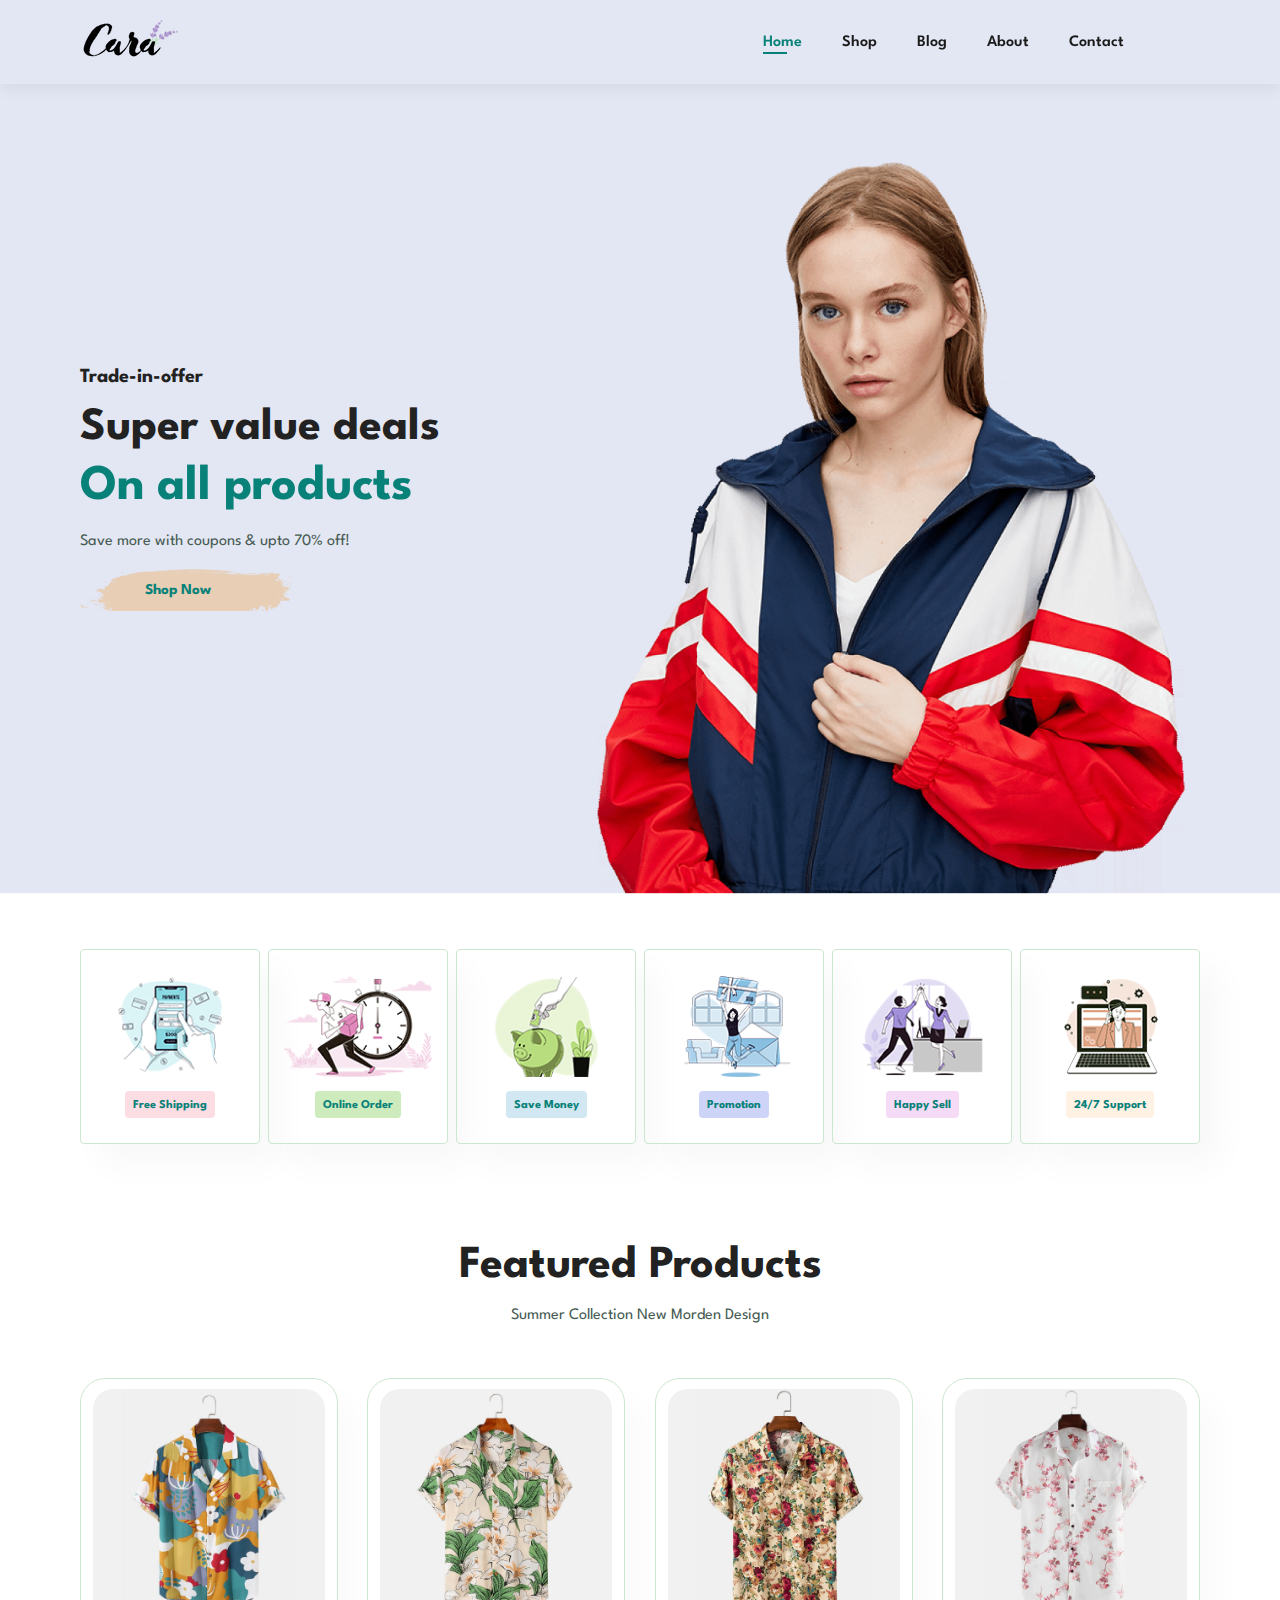
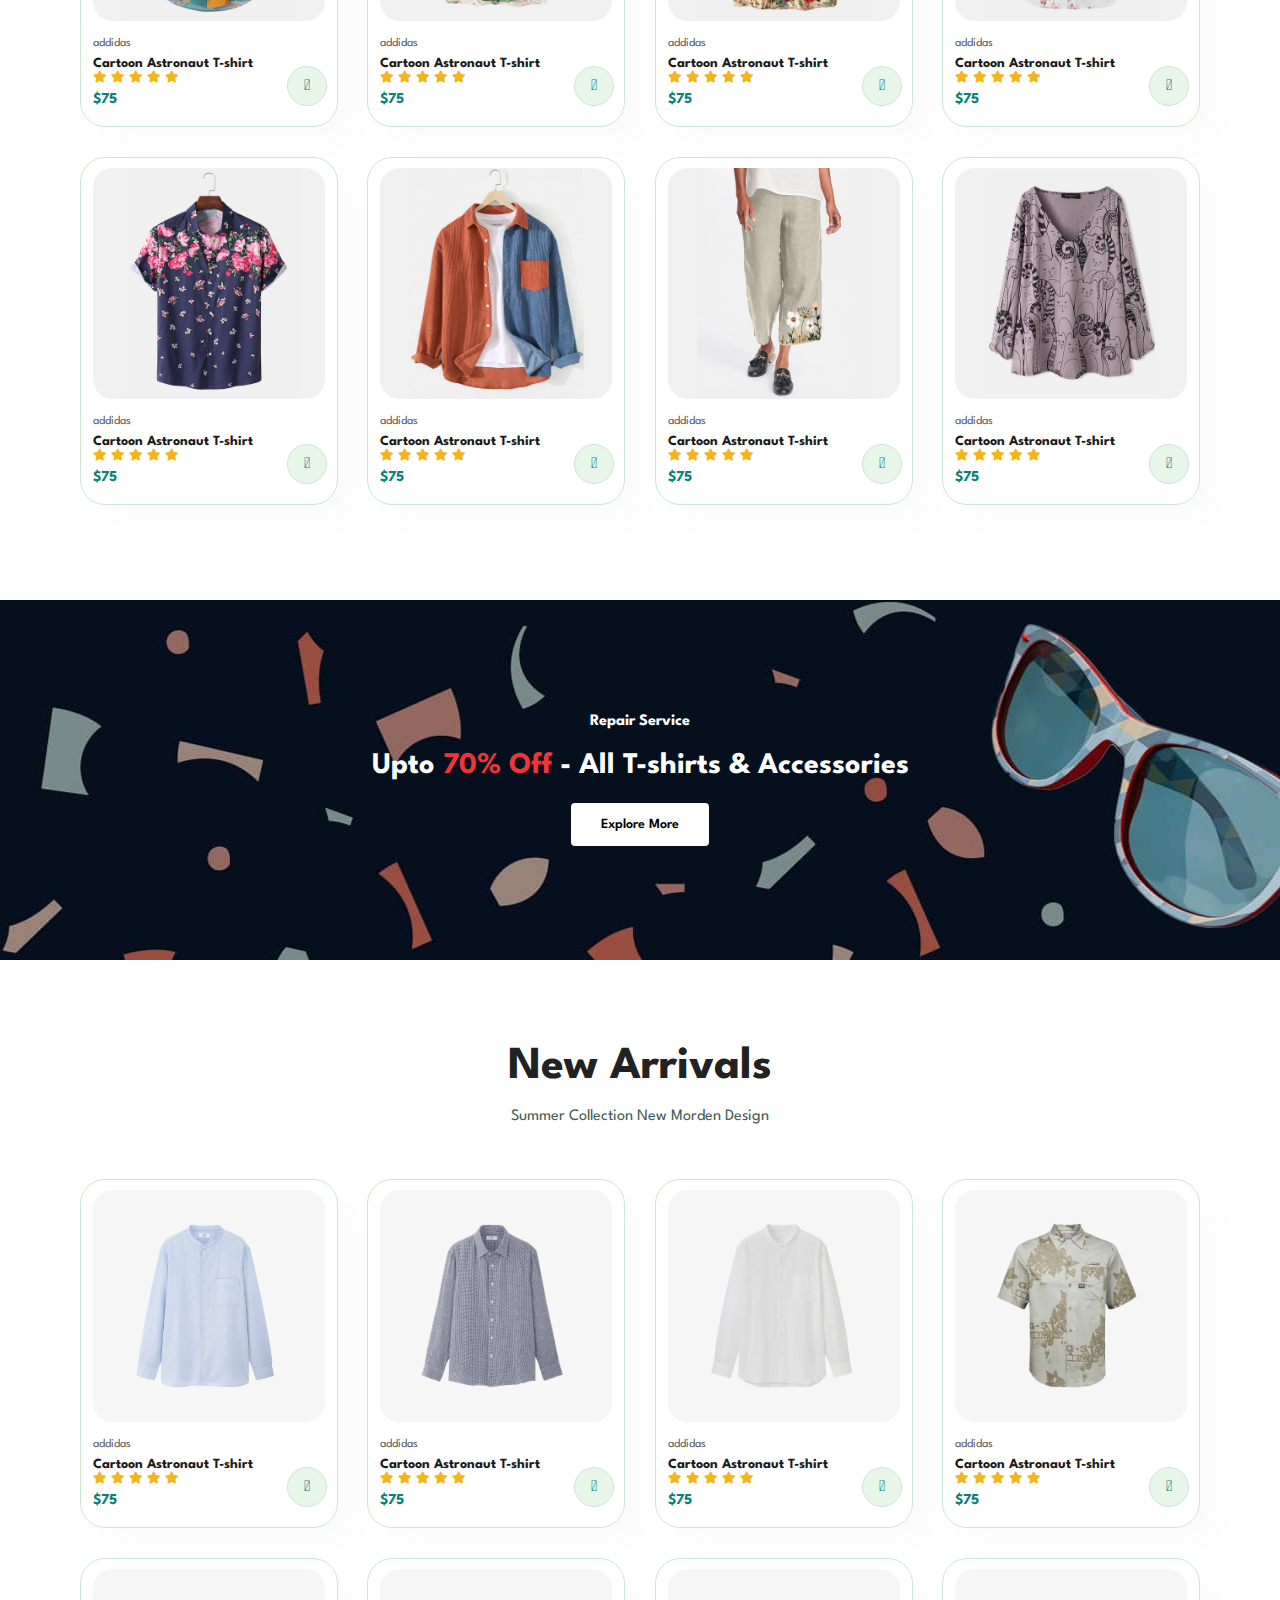
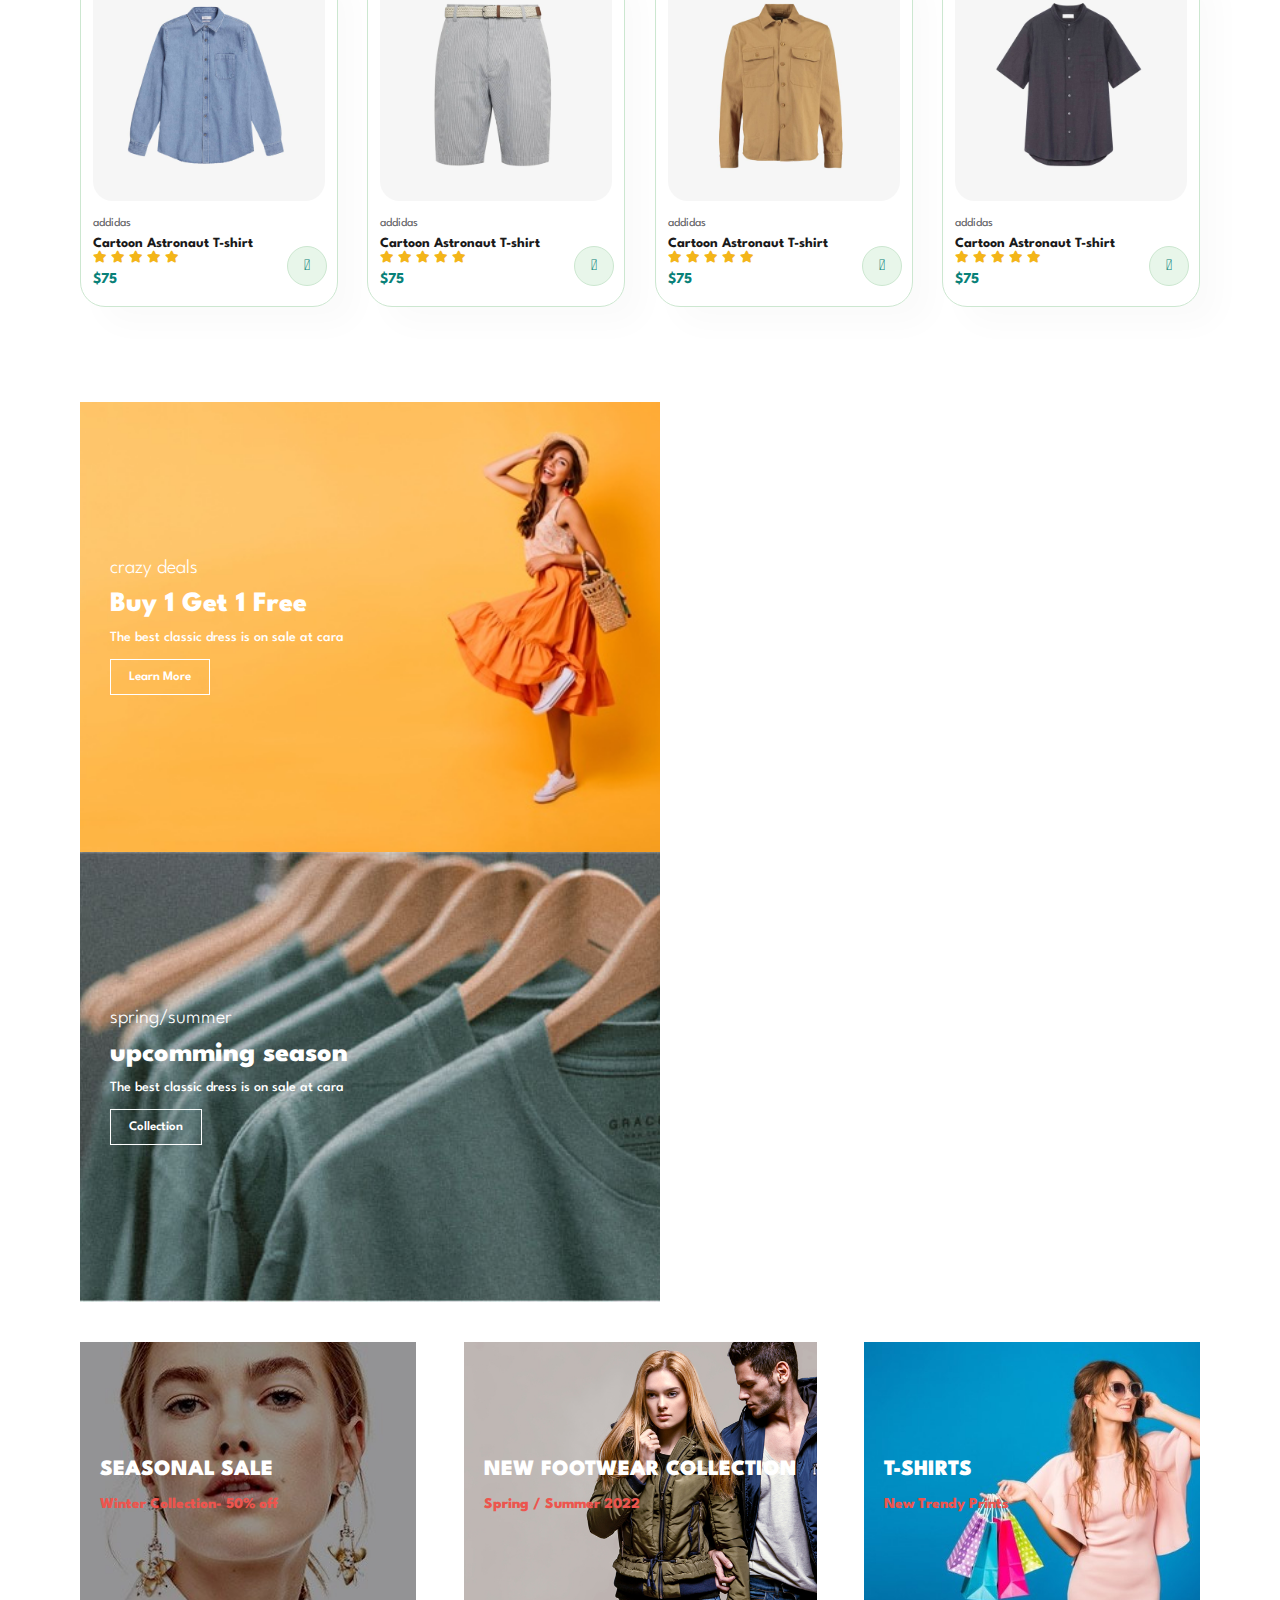
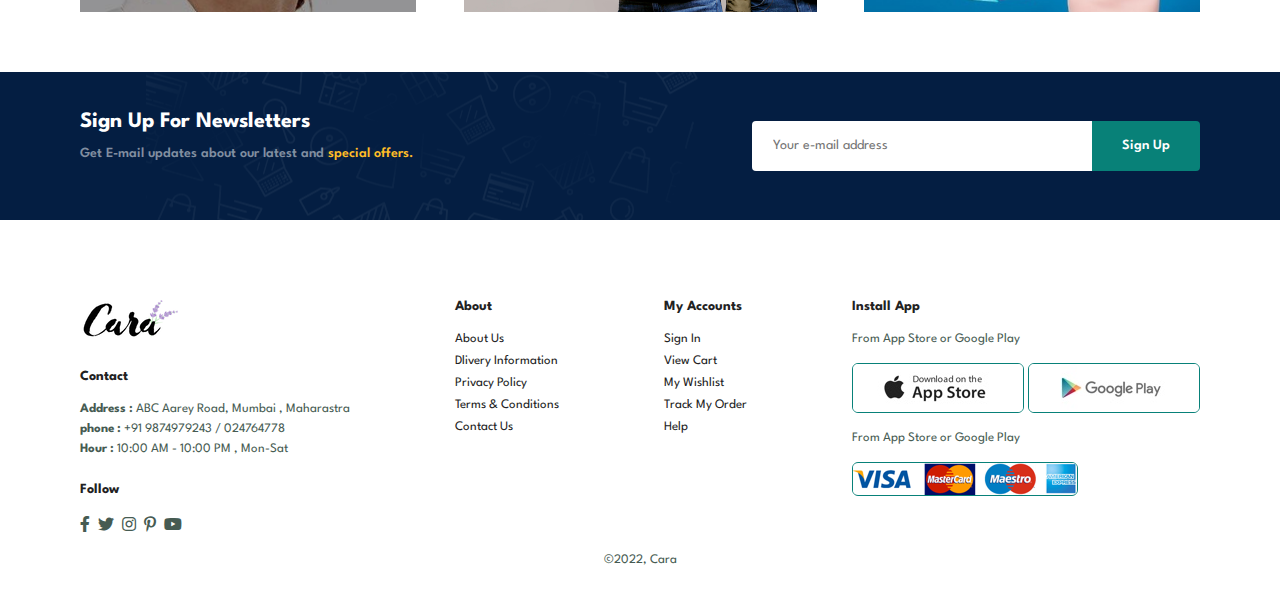
<file: index.html>
<!DOCTYPE html>
<html lang="en">

<head>
    <meta charset="UTF-8" />
    <meta http-equiv="X-UA-Compatible" content="IE=edge" />
    <meta name="viewport" content="width=device-width, initial-scale=1.0" />
    <title>Cara</title>
    <link rel="stylesheet" href="styles.css" />
    <link rel="stylesheet" href="https://pro.fontawesome.com/releases/v5.10.0/css/all.css" />
</head>

<body>
    <section id="header">
        <a href="#"><img src="images/logo.png" class="logo" /></a>
        <div>
            <ul id="navbar">
                <li><a class="active" href="index.html">Home</a></li>
                <li><a href="shop.html">Shop</a></li>
                <li><a href="blog.html">Blog</a></li>
                <li><a href="about.html">About</a></li>
                <li><a href="contact.html">Contact</a></li>
                <li id="lg-bag"><a href="cart.html"><i class="far fa-shopping-bag"></i></a></li>
                <a href="#" id="close"><i class="far fa-times"></i></a>
            </ul>
        </div>
        <div id="mobile">
            <a href="cart.html"><i class="far fa-shopping-bag"></i></a>
            <i id="bar" class="fas fa-outdent"></i>
        </div>
    </section>

    <section id="hero">
        <h4>Trade-in-offer</h4>
        <h2>Super value deals</h2>
        <h1>On all products</h1>
        <p>Save more with coupons & upto 70% off!</p>
        <button>Shop Now</button>
    </section>

    <section id="feature" class="section-p1">
        <div class="fe-box">
            <img src="images/features/f1.png" alt="" />
            <h6>Free Shipping</h6>
        </div>
        <div class="fe-box">
            <img src="images/features/f2.png" alt="" />
            <h6>Online Order</h6>
        </div>
        <div class="fe-box">
            <img src="images/features/f3.png" alt="" />
            <h6>Save Money</h6>
        </div>
        <div class="fe-box">
            <img src="images/features/f4.png" alt="" />
            <h6>Promotion</h6>
        </div>
        <div class="fe-box">
            <img src="images/features/f5.png" alt="" />
            <h6>Happy Sell</h6>
        </div>
        <div class="fe-box">
            <img src="images/features/f6.png" alt="" />
            <h6>24/7 Support</h6>
        </div>
        </div>
    </section>

    <section id="product1" class="section-p1">
        <h2>Featured Products</h2>
        <p>Summer Collection New Morden Design </p>
        <div class="pro-container">
            <div class="pro">
                <img src="images/products/f1.jpg" alt="">
                <div class="des">
                    <span>addidas</span>
                    <h5>Cartoon Astronaut T-shirt</h5>
                    <div class="star">
                        <i class="fas fa-star"></i>
                        <i class="fas fa-star"></i>
                        <i class="fas fa-star"></i>
                        <i class="fas fa-star"></i>
                        <i class="fas fa-star"></i>
                    </div>
                    <h4>$75</h4>
                </div>
                <a href="#"><i class="fal fa-shopping-cart cart"></i></a>
            </div>
            <div class="pro">
                <img src="images/products/f2.jpg" alt="">
                <div class="des">
                    <span>addidas</span>
                    <h5>Cartoon Astronaut T-shirt</h5>
                    <div class="star">
                        <i class="fas fa-star"></i>
                        <i class="fas fa-star"></i>
                        <i class="fas fa-star"></i>
                        <i class="fas fa-star"></i>
                        <i class="fas fa-star"></i>
                    </div>
                    <h4>$75</h4>
                </div>
                <a href="#"><i class="fal fa-shopping-cart cart"></i></a>
            </div>
            <div class="pro">
                <img src="images/products/f3.jpg" alt="">
                <div class="des">
                    <span>addidas</span>
                    <h5>Cartoon Astronaut T-shirt</h5>
                    <div class="star">
                        <i class="fas fa-star"></i>
                        <i class="fas fa-star"></i>
                        <i class="fas fa-star"></i>
                        <i class="fas fa-star"></i>
                        <i class="fas fa-star"></i>
                    </div>
                    <h4>$75</h4>
                </div>
                <a href="#"><i class="fal fa-shopping-cart cart"></i></a>
            </div>
            <div class="pro">
                <img src="images/products/f4.jpg" alt="">
                <div class="des">
                    <span>addidas</span>
                    <h5>Cartoon Astronaut T-shirt</h5>
                    <div class="star">
                        <i class="fas fa-star"></i>
                        <i class="fas fa-star"></i>
                        <i class="fas fa-star"></i>
                        <i class="fas fa-star"></i>
                        <i class="fas fa-star"></i>
                    </div>
                    <h4>$75</h4>
                </div>
                <a href="#"><i class="fal fa-shopping-cart cart"></i></a>
            </div>
            <div class="pro">
                <img src="images/products/f5.jpg" alt="">
                <div class="des">
                    <span>addidas</span>
                    <h5>Cartoon Astronaut T-shirt</h5>
                    <div class="star">
                        <i class="fas fa-star"></i>
                        <i class="fas fa-star"></i>
                        <i class="fas fa-star"></i>
                        <i class="fas fa-star"></i>
                        <i class="fas fa-star"></i>
                    </div>
                    <h4>$75</h4>
                </div>
                <a href="#"><i class="fal fa-shopping-cart cart"></i></a>
            </div>
            <div class="pro">
                <img src="images/products/f6.jpg" alt="">
                <div class="des">
                    <span>addidas</span>
                    <h5>Cartoon Astronaut T-shirt</h5>
                    <div class="star">
                        <i class="fas fa-star"></i>
                        <i class="fas fa-star"></i>
                        <i class="fas fa-star"></i>
                        <i class="fas fa-star"></i>
                        <i class="fas fa-star"></i>
                    </div>
                    <h4>$75</h4>
                </div>
                <a href="#"><i class="fal fa-shopping-cart cart"></i></a>
            </div>
            <div class="pro">
                <img src="images/products/f7.jpg" alt="">
                <div class="des">
                    <span>addidas</span>
                    <h5>Cartoon Astronaut T-shirt</h5>
                    <div class="star">
                        <i class="fas fa-star"></i>
                        <i class="fas fa-star"></i>
                        <i class="fas fa-star"></i>
                        <i class="fas fa-star"></i>
                        <i class="fas fa-star"></i>
                    </div>
                    <h4>$75</h4>
                </div>
                <a href="#"><i class="fal fa-shopping-cart cart"></i></a>
            </div>
            <div class="pro">
                <img src="images/products/f8.jpg" alt="">
                <div class="des">
                    <span>addidas</span>
                    <h5>Cartoon Astronaut T-shirt</h5>
                    <div class="star">
                        <i class="fas fa-star"></i>
                        <i class="fas fa-star"></i>
                        <i class="fas fa-star"></i>
                        <i class="fas fa-star"></i>
                        <i class="fas fa-star"></i>
                    </div>
                    <h4>$75</h4>
                </div>
                <a href="#"><i class="fal fa-shopping-cart cart"></i></a>
            </div>
        </div>
    </section>

    <section id="banner" class="section-m1">
        <h4>Repair Service</h4>
        <h2>Upto <span>70% Off</span> - All T-shirts & Accessories</h2>
        <button class="normal">Explore More</button>
    </section>

    <section id="product1" class="section-p1">
        <h2>New Arrivals</h2>
        <p>Summer Collection New Morden Design </p>
        <div class="pro-container">
            <div class="pro">
                <img src="images/products/n1.jpg" alt="">
                <div class="des">
                    <span>addidas</span>
                    <h5>Cartoon Astronaut T-shirt</h5>
                    <div class="star">
                        <i class="fas fa-star"></i>
                        <i class="fas fa-star"></i>
                        <i class="fas fa-star"></i>
                        <i class="fas fa-star"></i>
                        <i class="fas fa-star"></i>
                    </div>
                    <h4>$75</h4>
                </div>
                <a href="#"><i class="fal fa-shopping-cart cart"></i></a>
            </div>
            <div class="pro">
                <img src="images/products/n2.jpg" alt="">
                <div class="des">
                    <span>addidas</span>
                    <h5>Cartoon Astronaut T-shirt</h5>
                    <div class="star">
                        <i class="fas fa-star"></i>
                        <i class="fas fa-star"></i>
                        <i class="fas fa-star"></i>
                        <i class="fas fa-star"></i>
                        <i class="fas fa-star"></i>
                    </div>
                    <h4>$75</h4>
                </div>
                <a href="#"><i class="fal fa-shopping-cart cart"></i></a>
            </div>
            <div class="pro">
                <img src="images/products/n3.jpg" alt="">
                <div class="des">
                    <span>addidas</span>
                    <h5>Cartoon Astronaut T-shirt</h5>
                    <div class="star">
                        <i class="fas fa-star"></i>
                        <i class="fas fa-star"></i>
                        <i class="fas fa-star"></i>
                        <i class="fas fa-star"></i>
                        <i class="fas fa-star"></i>
                    </div>
                    <h4>$75</h4>
                </div>
                <a href="#"><i class="fal fa-shopping-cart cart"></i></a>
            </div>
            <div class="pro">
                <img src="images/products/n4.jpg" alt="">
                <div class="des">
                    <span>addidas</span>
                    <h5>Cartoon Astronaut T-shirt</h5>
                    <div class="star">
                        <i class="fas fa-star"></i>
                        <i class="fas fa-star"></i>
                        <i class="fas fa-star"></i>
                        <i class="fas fa-star"></i>
                        <i class="fas fa-star"></i>
                    </div>
                    <h4>$75</h4>
                </div>
                <a href="#"><i class="fal fa-shopping-cart cart"></i></a>
            </div>
            <div class="pro">
                <img src="images/products/n5.jpg" alt="">
                <div class="des">
                    <span>addidas</span>
                    <h5>Cartoon Astronaut T-shirt</h5>
                    <div class="star">
                        <i class="fas fa-star"></i>
                        <i class="fas fa-star"></i>
                        <i class="fas fa-star"></i>
                        <i class="fas fa-star"></i>
                        <i class="fas fa-star"></i>
                    </div>
                    <h4>$75</h4>
                </div>
                <a href="#"><i class="fal fa-shopping-cart cart"></i></a>
            </div>
            <div class="pro">
                <img src="images/products/n6.jpg" alt="">
                <div class="des">
                    <span>addidas</span>
                    <h5>Cartoon Astronaut T-shirt</h5>
                    <div class="star">
                        <i class="fas fa-star"></i>
                        <i class="fas fa-star"></i>
                        <i class="fas fa-star"></i>
                        <i class="fas fa-star"></i>
                        <i class="fas fa-star"></i>
                    </div>
                    <h4>$75</h4>
                </div>
                <a href="#"><i class="fal fa-shopping-cart cart"></i></a>
            </div>
            <div class="pro">
                <img src="images/products/n7.jpg" alt="">
                <div class="des">
                    <span>addidas</span>
                    <h5>Cartoon Astronaut T-shirt</h5>
                    <div class="star">
                        <i class="fas fa-star"></i>
                        <i class="fas fa-star"></i>
                        <i class="fas fa-star"></i>
                        <i class="fas fa-star"></i>
                        <i class="fas fa-star"></i>
                    </div>
                    <h4>$75</h4>
                </div>
                <a href="#"><i class="fal fa-shopping-cart cart"></i></a>
            </div>
            <div class="pro">
                <img src="images/products/n8.jpg" alt="">
                <div class="des">
                    <span>addidas</span>
                    <h5>Cartoon Astronaut T-shirt</h5>
                    <div class="star">
                        <i class="fas fa-star"></i>
                        <i class="fas fa-star"></i>
                        <i class="fas fa-star"></i>
                        <i class="fas fa-star"></i>
                        <i class="fas fa-star"></i>
                    </div>
                    <h4>$75</h4>
                </div>
                <a href="#"><i class="fal fa-shopping-cart cart"></i></a>
            </div>
        </div>
    </section>

    <section id="sm-banner" class="section-p1">
        <div class="banner-box">
            <h4>crazy deals</h4>
            <h2>Buy 1 Get 1 Free</h2>
            <span>The best classic dress is on sale at cara</span>
            <button class="white">Learn More</button>
        </div>
        <div class="banner-box banner-box2">
            <h4>spring/summer</h4>
            <h2>upcomming season</h2>
            <span>The best classic dress is on sale at cara</span>
            <button class="white">Collection</button>
        </div>
    </section>

    <section id="banner3">
        <div class="banner-box">
            <h2>SEASONAL SALE</h2>
            <h3>Winter Collection- 50% off</h3>
        </div>
        <div class="banner-box banner-box2">
            <h2>NEW FOOTWEAR COLLECTION</h2>
            <h3>Spring / Summer 2022</h3>
        </div>
        <div class="banner-box banner-box3">
            <h2>T-SHIRTS</h2>
            <h3>New Trendy Prints</h3>
        </div>
    </section>

    <section id="newsletter" class="section-p1 section-m1">
        <div class="newstext">
            <h4>Sign Up For Newsletters</h4>
            <p>Get E-mail updates about our latest and <span>special offers.</span></p>
        </div>
        <div class="form">
            <input type="text" placeholder="Your e-mail address">
            <button class="normal">Sign Up</button>
        </div>
    </section>

    <footer class="section-p1">
        <div class="col">
            <img class="logo" src="images/logo.png" alt="">
            <h4>Contact</h4>
            <p><strong>Address : </strong> ABC Aarey Road, Mumbai , Maharastra</p>
            <p><strong>phone : </strong>+91 9874979243 / 024764778</p>
            <p><strong>Hour : </strong> 10:00 AM - 10:00 PM , Mon-Sat</p>
            <div class="follow">
                <h4>Follow</h4>
                <div class="icon">
                    <i class="fab fa-facebook-f"></i>
                    <i class="fab fa-twitter"></i>
                    <i class="fab fa-instagram"></i>
                    <i class="fab fa-pinterest-p"></i>
                    <i class="fab fa-youtube"></i>
                </div>
            </div>
        </div>
        <div class="col">
            <h4>About</h4>
            <a href="#">About Us</a>
            <a href="#">Dlivery Information</a>
            <a href="#">Privacy Policy</a>
            <a href="#">Terms & Conditions</a>
            <a href="#">Contact Us</a>
        </div>
        <div class="col">
            <h4>My Accounts</h4>
            <a href="#">Sign In</a>
            <a href="#">View Cart</a>
            <a href="#">My Wishlist</a>
            <a href="#">Track My Order</a>
            <a href="#">Help</a>
        </div>
        <div class="col install">
            <h4>Install App</h4>
            <P>From App Store or Google Play</P>
            <div class="row">
                <img src="images/pay/app.jpg" alt="">
                <img src="images/pay/play.jpg" alt="">
                <P>From App Store or Google Play</P>
                <img src="images/pay/pay.png" alt="">
            </div>
        </div>
        <div class="copyright">
            <p> ©2022, Cara </p>
        </div>
    </footer>

    <script src="index.js"></script>
</body>

</html>
</file>
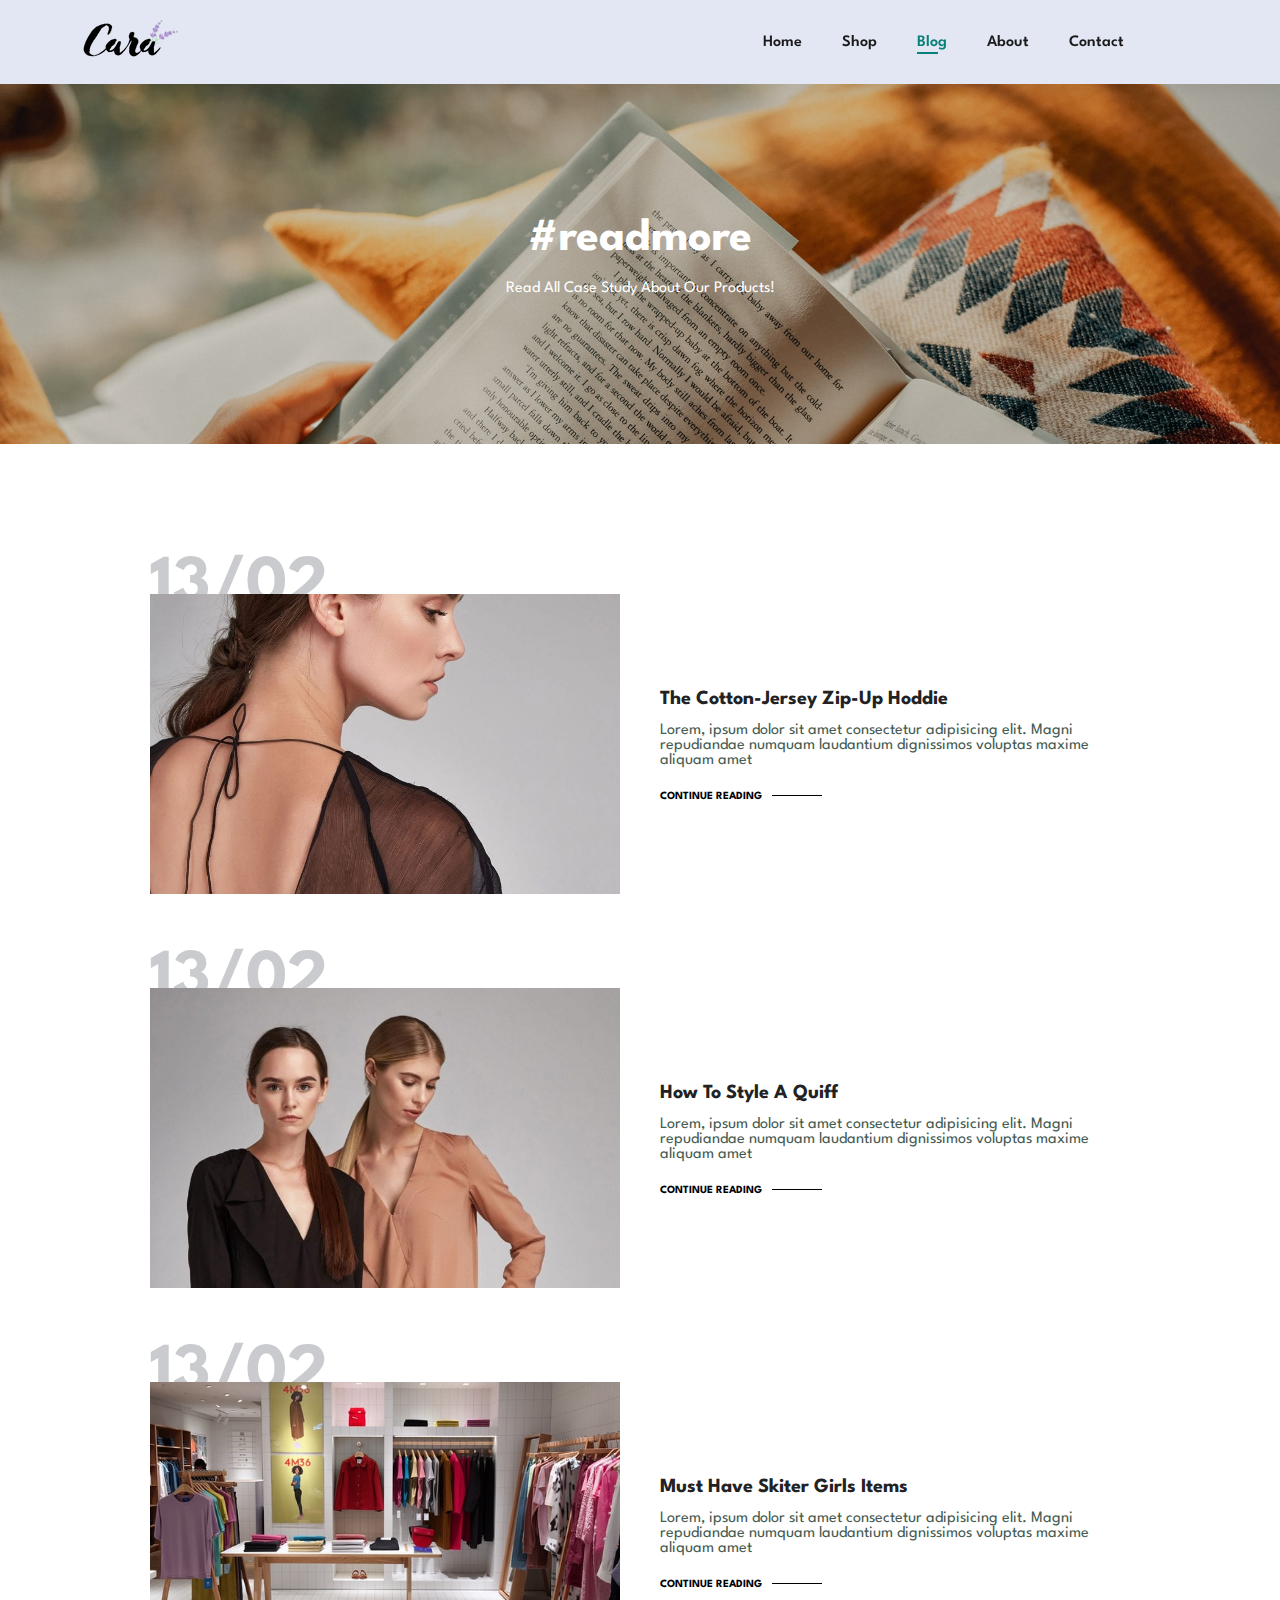
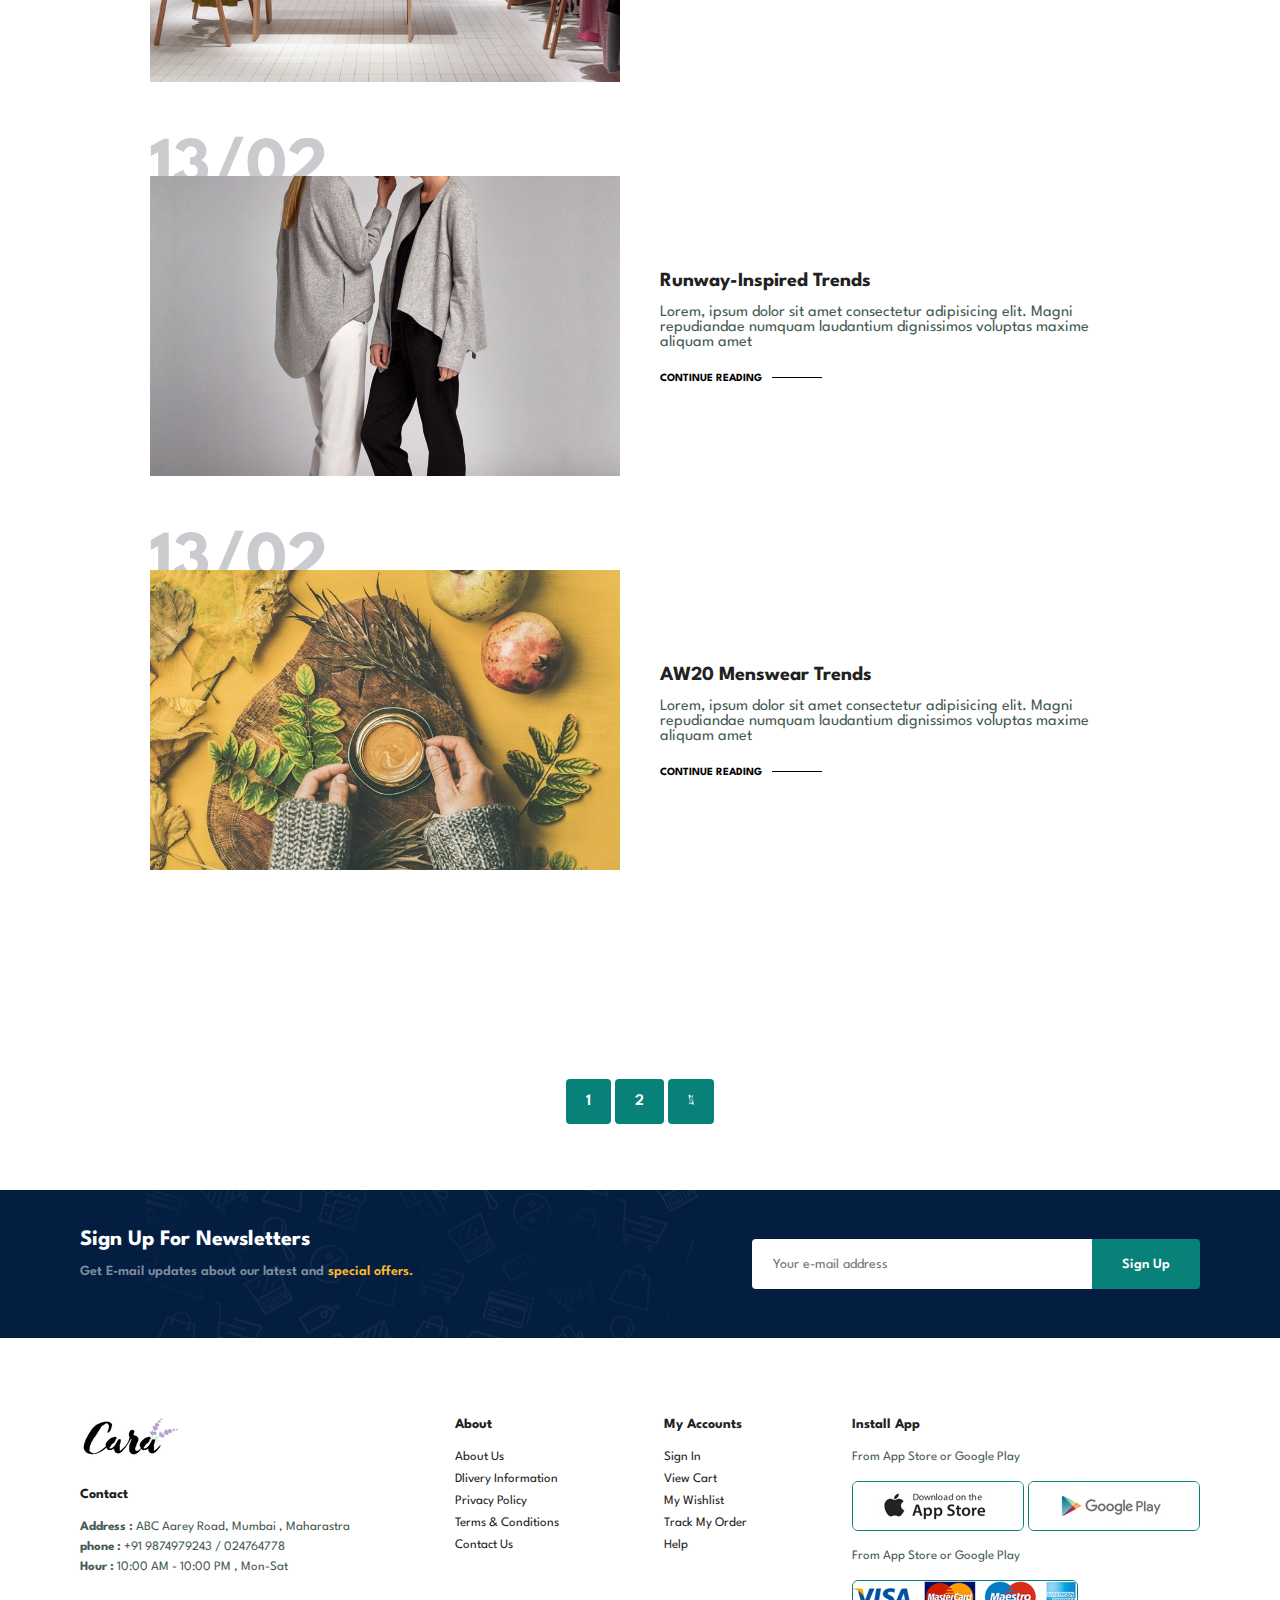
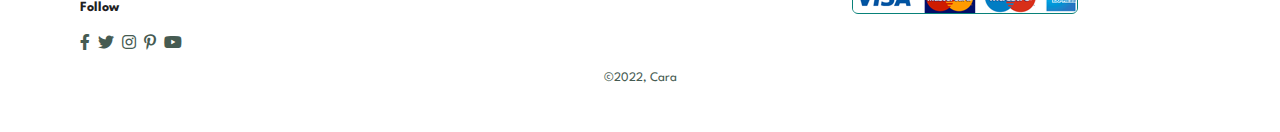
<file: blog.html>
<!DOCTYPE html>
<html lang="en">

<head>
    <meta charset="UTF-8" />
    <meta http-equiv="X-UA-Compatible" content="IE=edge" />
    <meta name="viewport" content="width=device-width, initial-scale=1.0" />
    <title>Cara</title>
    <link rel="stylesheet" href="styles.css" />
    <link rel="stylesheet" href="https://pro.fontawesome.com/releases/v5.10.0/css/all.css" />
</head>

<body>
    <section id="header">
        <a href="#"><img src="images/logo.png" class="logo" /></a>
        <div>
            <ul id="navbar">
                <li><a href="index.html">Home</a></li>
                <li><a href="shop.html">Shop</a></li>
                <li><a class="active" href="blog.html">Blog</a></li>
                <li><a href="about.html">About</a></li>
                <li><a href="contact.html">Contact</a></li>
                <li id="lg-bag"><a href="cart.html"><i class="far fa-shopping-bag"></i></a></li>
                <a href="#" id="close"><i class="far fa-times"></i></a>
            </ul>
        </div>
        <div id="mobile">
            <a href="cart.html"><i class="far fa-shopping-bag"></i></a>
            <i id="bar" class="fas fa-outdent"></i>
        </div>
    </section>

    <section id="page-header" class="blog-header">
        <h2>#readmore</h2>
        <p>Read All Case Study About Our Products!</p>
    </section>

    <section id="blog">
        <div class="blog-box">
            <div class="blog-img">
                <img src="images/blog/b1.jpg" alt="">
            </div>
            <div class="blog-details">
                <h4>The Cotton-Jersey Zip-Up Hoddie</h4>
                <p>Lorem, ipsum dolor sit amet consectetur adipisicing elit. Magni repudiandae numquam laudantium
                    dignissimos voluptas maxime aliquam amet </p>
                <a href="#">CONTINUE READING</a>
            </div>
            <h1>13/02</h1>
        </div>
        <div class="blog-box">
            <div class="blog-img">
                <img src="images/blog/b2.jpg" alt="">
            </div>
            <div class="blog-details">
                <h4>How To Style A Quiff</h4>
                <p>Lorem, ipsum dolor sit amet consectetur adipisicing elit. Magni repudiandae numquam laudantium
                    dignissimos voluptas maxime aliquam amet </p>
                <a href="#">CONTINUE READING</a>
            </div>
            <h1>13/02</h1>
        </div>
        <div class="blog-box">
            <div class="blog-img">
                <img src="images/blog/b3.jpg" alt="">
            </div>
            <div class="blog-details">
                <h4>Must Have Skiter Girls Items</h4>
                <p>Lorem, ipsum dolor sit amet consectetur adipisicing elit. Magni repudiandae numquam laudantium
                    dignissimos voluptas maxime aliquam amet </p>
                <a href="#">CONTINUE READING</a>
            </div>
            <h1>13/02</h1>
        </div>
        <div class="blog-box">
            <div class="blog-img">
                <img src="images/blog/b4.jpg" alt="">
            </div>
            <div class="blog-details">
                <h4>Runway-Inspired Trends</h4>
                <p>Lorem, ipsum dolor sit amet consectetur adipisicing elit. Magni repudiandae numquam laudantium
                    dignissimos voluptas maxime aliquam amet </p>
                <a href="#">CONTINUE READING</a>
            </div>
            <h1>13/02</h1>
        </div>
        <div class="blog-box">

            <div class="blog-box">
                <div class="blog-img">
                    <img src="images/blog/b6.jpg" alt="">
                </div>
                <div class="blog-details">
                    <h4>AW20 Menswear Trends</h4>
                    <p>Lorem, ipsum dolor sit amet consectetur adipisicing elit. Magni repudiandae numquam laudantium
                        dignissimos voluptas maxime aliquam amet </p>
                    <a href="#">CONTINUE READING</a>
                </div>
                <h1>13/02</h1>
            </div>

    </section>

    <section id="pagination" class="section-p1">
        <a href="#">1</a>
        <a href="#">2</a>
        <a href="#"><i class="fal fa-long-arrow-alt-right"></i></a>
    </section>


    <section id="newsletter" class="section-p1 section-m1">
        <div class="newstext">
            <h4>Sign Up For Newsletters</h4>
            <p>Get E-mail updates about our latest and <span>special offers.</span></p>
        </div>
        <div class="form">
            <input type="text" placeholder="Your e-mail address">
            <button class="normal">Sign Up</button>
        </div>
    </section>

    <footer class="section-p1">
        <div class="col">
            <img class="logo" src="images/logo.png" alt="">
            <h4>Contact</h4>
            <p><strong>Address : </strong> ABC Aarey Road, Mumbai , Maharastra</p>
            <p><strong>phone : </strong>+91 9874979243 / 024764778</p>
            <p><strong>Hour : </strong> 10:00 AM - 10:00 PM , Mon-Sat</p>
            <div class="follow">
                <h4>Follow</h4>
                <div class="icon">
                    <i class="fab fa-facebook-f"></i>
                    <i class="fab fa-twitter"></i>
                    <i class="fab fa-instagram"></i>
                    <i class="fab fa-pinterest-p"></i>
                    <i class="fab fa-youtube"></i>
                </div>
            </div>
        </div>
        <div class="col">
            <h4>About</h4>
            <a href="#">About Us</a>
            <a href="#">Dlivery Information</a>
            <a href="#">Privacy Policy</a>
            <a href="#">Terms & Conditions</a>
            <a href="#">Contact Us</a>
        </div>
        <div class="col">
            <h4>My Accounts</h4>
            <a href="#">Sign In</a>
            <a href="#">View Cart</a>
            <a href="#">My Wishlist</a>
            <a href="#">Track My Order</a>
            <a href="#">Help</a>
        </div>
        <div class="col install">
            <h4>Install App</h4>
            <P>From App Store or Google Play</P>
            <div class="row">
                <img src="images/pay/app.jpg" alt="">
                <img src="images/pay/play.jpg" alt="">
                <P>From App Store or Google Play</P>
                <img src="images/pay/pay.png" alt="">
            </div>
        </div>
        <div class="copyright">
            <p> ©2022, Cara </p>
        </div>
    </footer>

    <script src="index.js"></script>
</body>

</html>
</file>
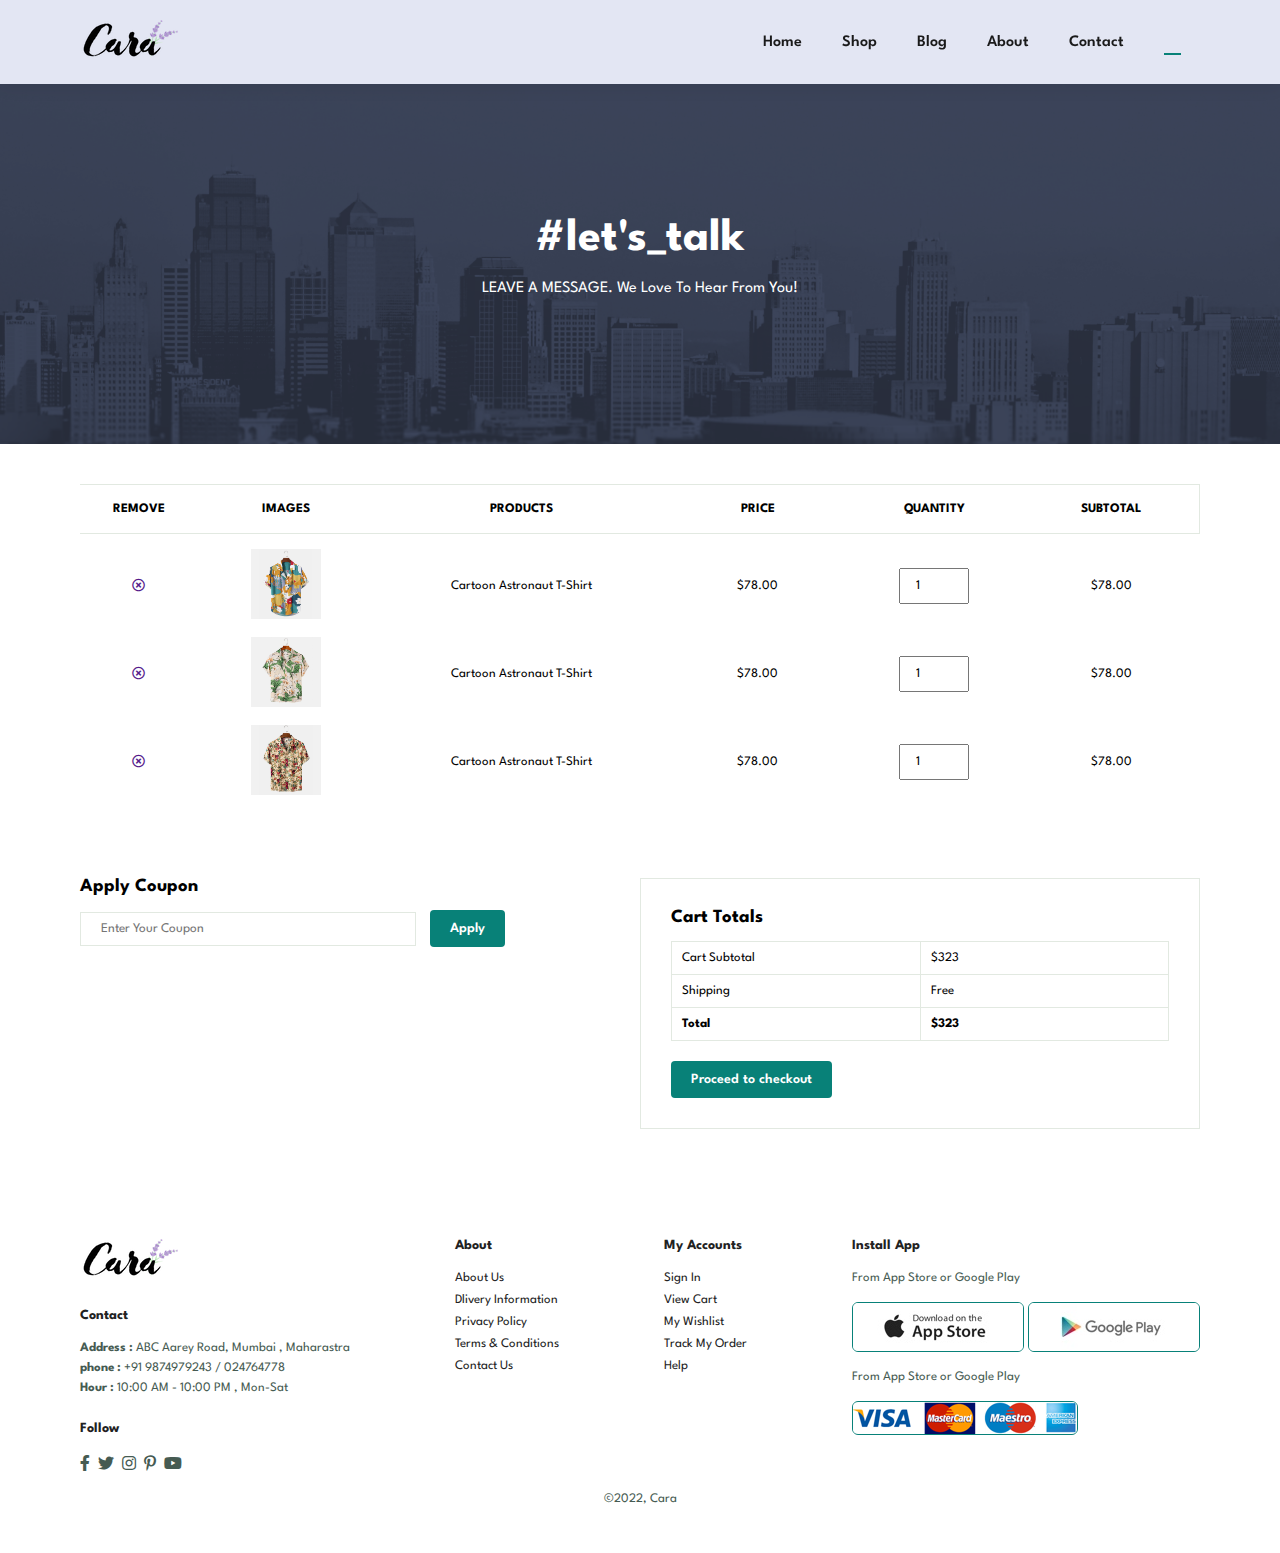
<file: cart.html>
<!DOCTYPE html>
<html lang="en">

<head>
    <meta charset="UTF-8" />
    <meta http-equiv="X-UA-Compatible" content="IE=edge" />
    <meta name="viewport" content="width=device-width, initial-scale=1.0" />
    <title>Cara</title>
    <link rel="stylesheet" href="styles.css" />
    <link rel="stylesheet" href="https://pro.fontawesome.com/releases/v5.10.0/css/all.css" />
</head>

<body>
    <section id="header">
        <a href="#"><img src="images/logo.png" class="logo" /></a>
        <div>
            <ul id="navbar">
                <li><a href="index.html">Home</a></li>
                <li><a href="shop.html">Shop</a></li>
                <li><a href="blog.html">Blog</a></li>
                <li><a href="about.html">About</a></li>
                <li><a href="contact.html">Contact</a></li>
                <li id="lg-bag">
                    <a class="active" href="cart.html"><i class="far fa-shopping-bag"></i></a>
                </li>
                <a href="#" id="close"><i class="far fa-times"></i></a>
            </ul>
        </div>
        <div id="mobile">
            <a href="cart.html"><i class="far fa-shopping-bag"></i></a>
            <i id="bar" class="fas fa-outdent"></i>
        </div>
    </section>

    <section id="page-header" class="about-header">
        <h2>#let's_talk</h2>
        <p>LEAVE A MESSAGE. We Love To Hear From You!</p>
    </section>

    <section id="cart" class="section-p1">
        <table width="100%">
            <thead>
                <td>Remove</td>
                <td>Images</td>
                <td>Products</td>
                <td>Price</td>
                <td>Quantity</td>
                <td>Subtotal</td>
            </thead>
            <tbody>
                <tr>
                    <td><a href=""><i class="far fa-times-circle"></i></a></td>
                    <td><img src="images/products/f1.jpg" alt=""></td>
                    <td>Cartoon Astronaut T-Shirt</td>
                    <td>$78.00</td>
                    <td><input type="number" value="1"></td>
                    <td>$78.00</td>
                </tr>
                <tr>
                    <td><a href=""><i class="far fa-times-circle"></i></a></td>
                    <td><img src="images/products/f2.jpg" alt=""></td>
                    <td>Cartoon Astronaut T-Shirt</td>
                    <td>$78.00</td>
                    <td><input type="number" value="1"></td>
                    <td>$78.00</td>
                </tr>
                <tr>
                    <td><a href=""><i class="far fa-times-circle"></i></a></td>
                    <td><img src="images/products/f3.jpg" alt=""></td>
                    <td>Cartoon Astronaut T-Shirt</td>
                    <td>$78.00</td>
                    <td><input type="number" value="1"></td>
                    <td>$78.00</td>
                </tr>
            </tbody>
        </table>
    </section>

    <section id="cart-add" class="section-p1">
        <div id="coupon">
            <h3>Apply Coupon</h3>
            <div>
                <input type="text" placeholder="Enter Your Coupon">
                <button class="normal">Apply</button>
            </div>
        </div>

        <div id="subtotal">
            <h3>Cart Totals</h3>
            <table>
                <tr>
                    <td>Cart Subtotal</td>
                    <td>$323</td>
                </tr>
                <tr>
                    <td>Shipping</td>
                    <td>Free</td>
                </tr>
                <tr>
                    <td><strong>Total</strong></td>
                    <td><strong>$323</strong></td>
                </tr>
            </table>
            <button class="normal">Proceed to checkout</button>
        </div>
    </section>

    <footer class="section-p1">
        <div class="col">
            <img class="logo" src="images/logo.png" alt="" />
            <h4>Contact</h4>
            <p><strong>Address : </strong> ABC Aarey Road, Mumbai , Maharastra</p>
            <p><strong>phone : </strong>+91 9874979243 / 024764778</p>
            <p><strong>Hour : </strong> 10:00 AM - 10:00 PM , Mon-Sat</p>
            <div class="follow">
                <h4>Follow</h4>
                <div class="icon">
                    <i class="fab fa-facebook-f"></i>
                    <i class="fab fa-twitter"></i>
                    <i class="fab fa-instagram"></i>
                    <i class="fab fa-pinterest-p"></i>
                    <i class="fab fa-youtube"></i>
                </div>
            </div>
        </div>
        <div class="col">
            <h4>About</h4>
            <a href="#">About Us</a>
            <a href="#">Dlivery Information</a>
            <a href="#">Privacy Policy</a>
            <a href="#">Terms & Conditions</a>
            <a href="#">Contact Us</a>
        </div>
        <div class="col">
            <h4>My Accounts</h4>
            <a href="#">Sign In</a>
            <a href="#">View Cart</a>
            <a href="#">My Wishlist</a>
            <a href="#">Track My Order</a>
            <a href="#">Help</a>
        </div>
        <div class="col install">
            <h4>Install App</h4>
            <p>From App Store or Google Play</p>
            <div class="row">
                <img src="images/pay/app.jpg" alt="" />
                <img src="images/pay/play.jpg" alt="" />
                <p>From App Store or Google Play</p>
                <img src="images/pay/pay.png" alt="" />
            </div>
        </div>
        <div class="copyright">
            <p>©2022, Cara</p>
        </div>
    </footer>

    <script src="index.js"></script>
</body>

</html>
</file>
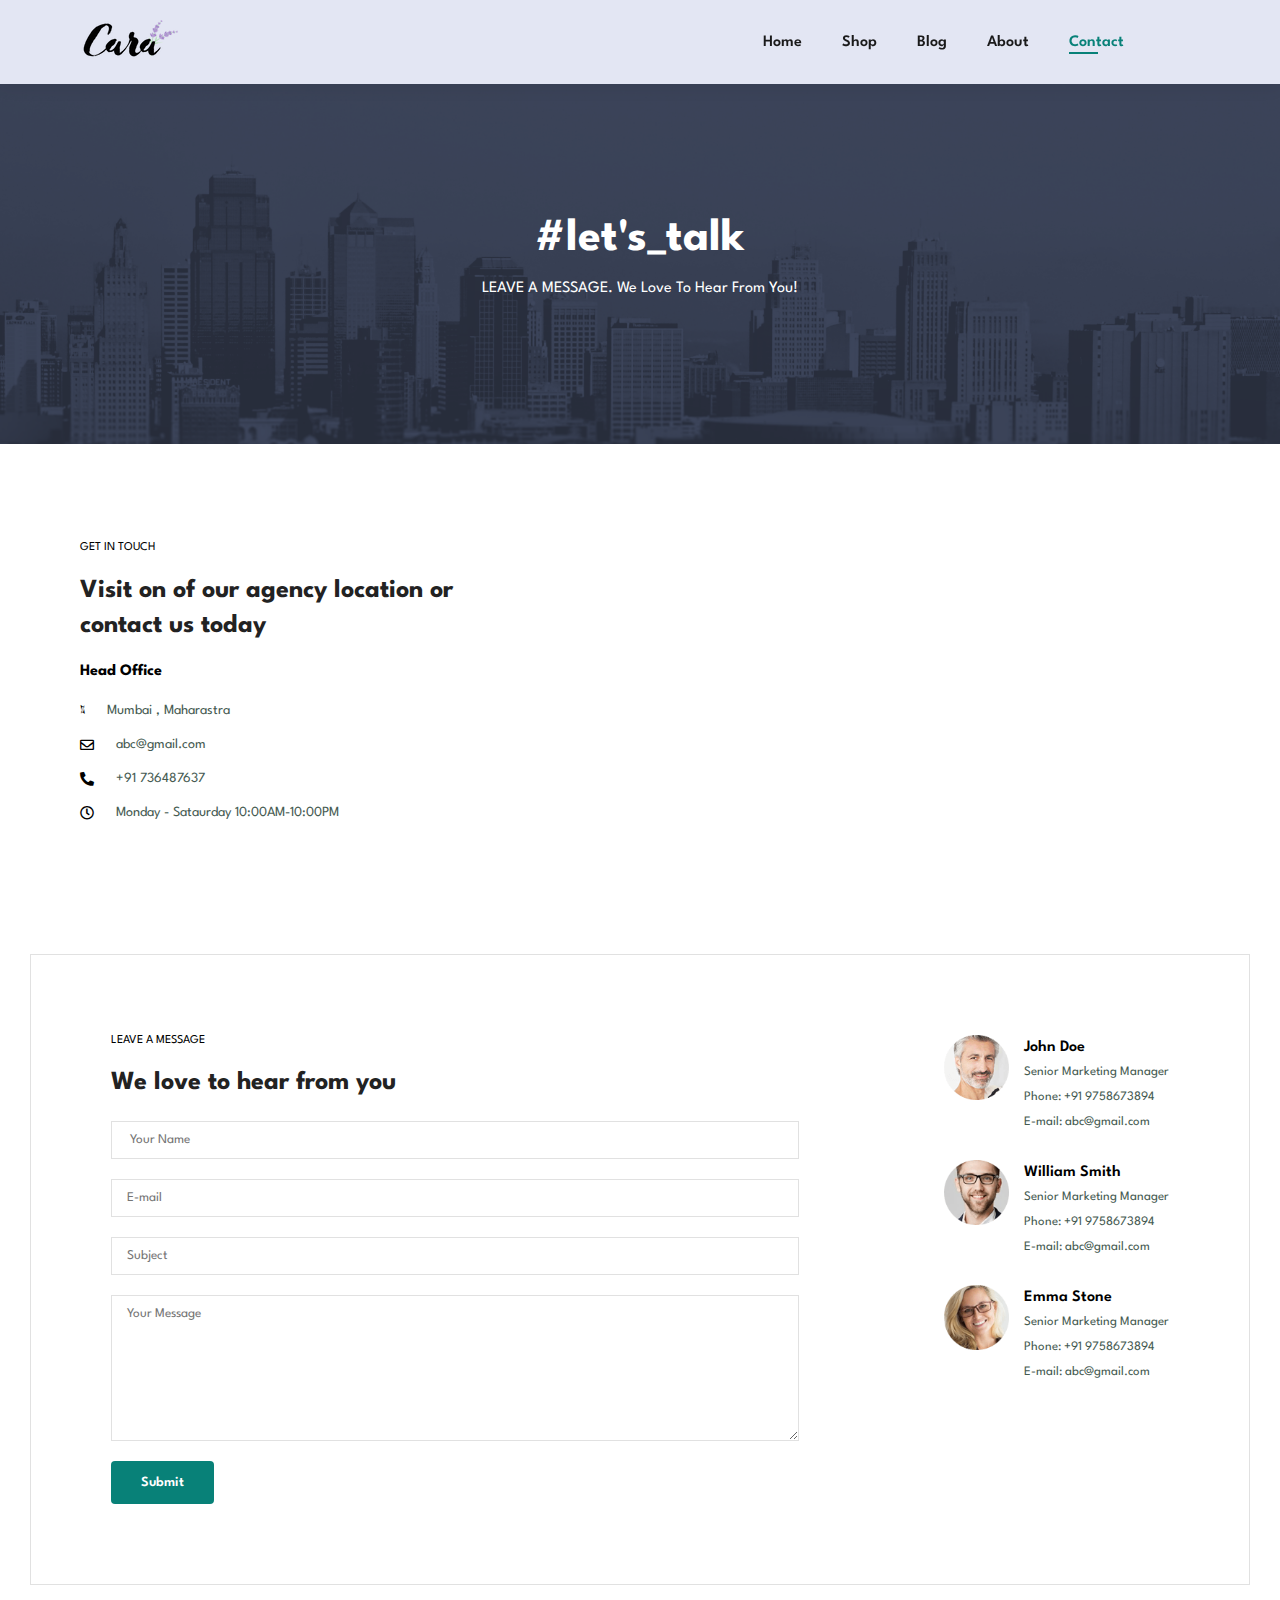
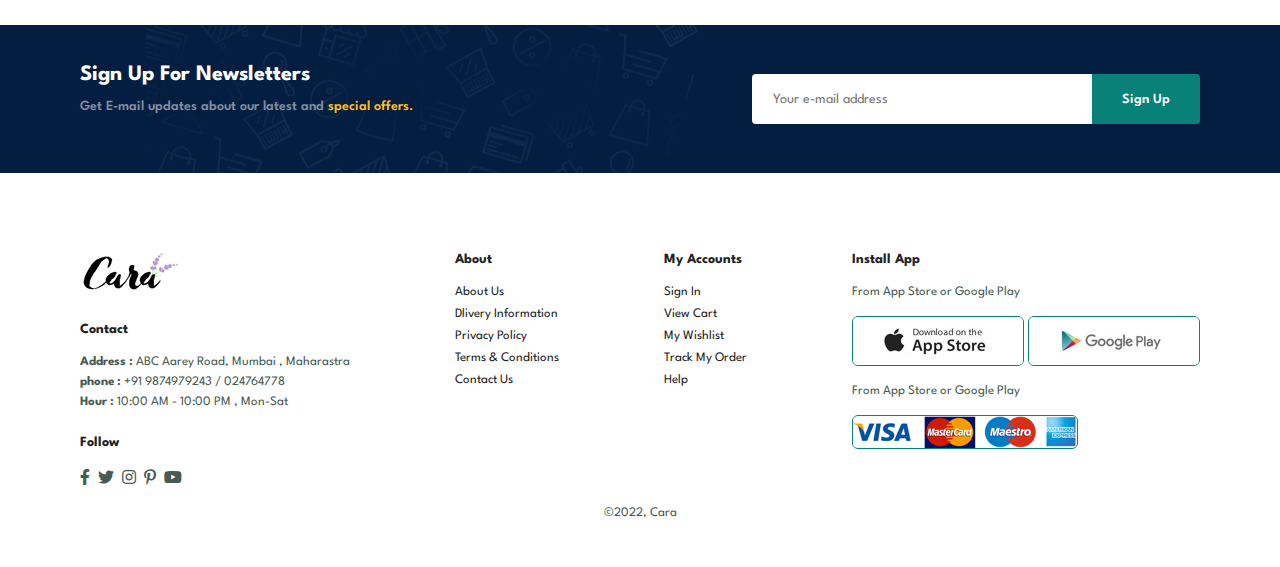
<file: contact.html>
<!DOCTYPE html>
<html lang="en">

<head>
    <meta charset="UTF-8" />
    <meta http-equiv="X-UA-Compatible" content="IE=edge" />
    <meta name="viewport" content="width=device-width, initial-scale=1.0" />
    <title>Cara</title>
    <link rel="stylesheet" href="styles.css" />
    <link rel="stylesheet" href="https://pro.fontawesome.com/releases/v5.10.0/css/all.css" />
</head>

<body>
    <section id="header">
        <a href="#"><img src="images/logo.png" class="logo" /></a>
        <div>
            <ul id="navbar">
                <li><a href="index.html">Home</a></li>
                <li><a href="shop.html">Shop</a></li>
                <li><a href="blog.html">Blog</a></li>
                <li><a href="about.html">About</a></li>
                <li><a class="active" href="contact.html">Contact</a></li>
                <li id="lg-bag">
                    <a href="cart.html"><i class="far fa-shopping-bag"></i></a>
                </li>
                <a href="#" id="close"><i class="far fa-times"></i></a>
            </ul>
        </div>
        <div id="mobile">
            <a href="cart.html"><i class="far fa-shopping-bag"></i></a>
            <i id="bar" class="fas fa-outdent"></i>
        </div>
    </section>

    <section id="page-header" class="about-header">
        <h2>#let's_talk</h2>
        <p>LEAVE A MESSAGE. We Love To Hear From You!</p>
    </section>

    <section id="contact-details" class="section-p1">
        <div class="details">
            <span>GET IN TOUCH</span>
            <h2>Visit on of our agency location or contact us today</h2>
            <h3>Head Office</h3>
            <div>
                <li>
                    <i class="fal fa-map"></i>
                    <p>Mumbai , Maharastra</p>
                </li>
                <li>
                    <i class="far fa-envelope"></i>
                    <p>abc@gmail.com</p>
                </li>
                <li>
                    <i class="fas fa-phone-alt"></i>
                    <p>+91 736487637</p>
                </li>
                <li>
                    <i class="far fa-clock"></i>
                    <p>Monday - Sataurday 10:00AM-10:00PM</p>
                </li>
            </div>
        </div>
        <div class="map">
            <iframe
                src="https://www.google.com/maps/embed?pb=!1m18!1m12!1m3!1d241245.58538923375!2d72.73937860622922!3d19.131231924276584!2m3!1f0!2f0!3f0!3m2!1i1024!2i768!4f13.1!3m3!1m2!1s0x3be7c81fb6b1611f%3A0x7c0b3edb6bdfa0f3!2sMumbai%20Suburban%2C%20Maharashtra!5e0!3m2!1sen!2sin!4v1651840081241!5m2!1sen!2sin"
                width="600" height="450" style="border: 0" allowfullscreen="" loading="lazy"
                referrerpolicy="no-referrer-when-downgrade"></iframe>
        </div>
    </section>

    <section id="form-details">
        <form action="">
            <span>LEAVE A MESSAGE</span>
            <h2> We love to hear from you</h2>
            <input type="text" placeholder=" Your Name">
            <input type="text" placeholder="E-mail">
            <input type="text" placeholder="Subject">
            <textarea name="" id="" cols="30" rows="10" placeholder="Your Message"></textarea>
            <button class="normal">Submit</button>
        </form>
        <div class="people"> 
            <div>
                <img src="images/people/1.png" alt="">
                <p><span>John Doe</span> Senior Marketing Manager <br> Phone: +91 9758673894 <br>E-mail: abc@gmail.com</p>
            </div>
            <div>
                <img src="images/people/2.png" alt="">
                <p><span>William Smith</span> Senior Marketing Manager <br> Phone: +91 9758673894 <br>E-mail: abc@gmail.com</p>
            </div>
            <div>
                <img src="images/people/3.png" alt="">
                <p><span>Emma Stone</span> Senior Marketing Manager <br> Phone: +91 9758673894 <br>E-mail: abc@gmail.com</p>
            </div>
        </div>
    </section>

    <section id="newsletter" class="section-p1 section-m1">
        <div class="newstext">
            <h4>Sign Up For Newsletters</h4>
            <p>
                Get E-mail updates about our latest and <span>special offers.</span>
            </p>
        </div>
        <div class="form">
            <input type="text" placeholder="Your e-mail address" />
            <button class="normal">Sign Up</button>
        </div>
    </section>

    <footer class="section-p1">
        <div class="col">
            <img class="logo" src="images/logo.png" alt="" />
            <h4>Contact</h4>
            <p><strong>Address : </strong> ABC Aarey Road, Mumbai , Maharastra</p>
            <p><strong>phone : </strong>+91 9874979243 / 024764778</p>
            <p><strong>Hour : </strong> 10:00 AM - 10:00 PM , Mon-Sat</p>
            <div class="follow">
                <h4>Follow</h4>
                <div class="icon">
                    <i class="fab fa-facebook-f"></i>
                    <i class="fab fa-twitter"></i>
                    <i class="fab fa-instagram"></i>
                    <i class="fab fa-pinterest-p"></i>
                    <i class="fab fa-youtube"></i>
                </div>
            </div>
        </div>
        <div class="col">
            <h4>About</h4>
            <a href="#">About Us</a>
            <a href="#">Dlivery Information</a>
            <a href="#">Privacy Policy</a>
            <a href="#">Terms & Conditions</a>
            <a href="#">Contact Us</a>
        </div>
        <div class="col">
            <h4>My Accounts</h4>
            <a href="#">Sign In</a>
            <a href="#">View Cart</a>
            <a href="#">My Wishlist</a>
            <a href="#">Track My Order</a>
            <a href="#">Help</a>
        </div>
        <div class="col install">
            <h4>Install App</h4>
            <p>From App Store or Google Play</p>
            <div class="row">
                <img src="images/pay/app.jpg" alt="" />
                <img src="images/pay/play.jpg" alt="" />
                <p>From App Store or Google Play</p>
                <img src="images/pay/pay.png" alt="" />
            </div>
        </div>
        <div class="copyright">
            <p>©2022, Cara</p>
        </div>
    </footer>

    <script src="index.js"></script>
</body>

</html>
</file>
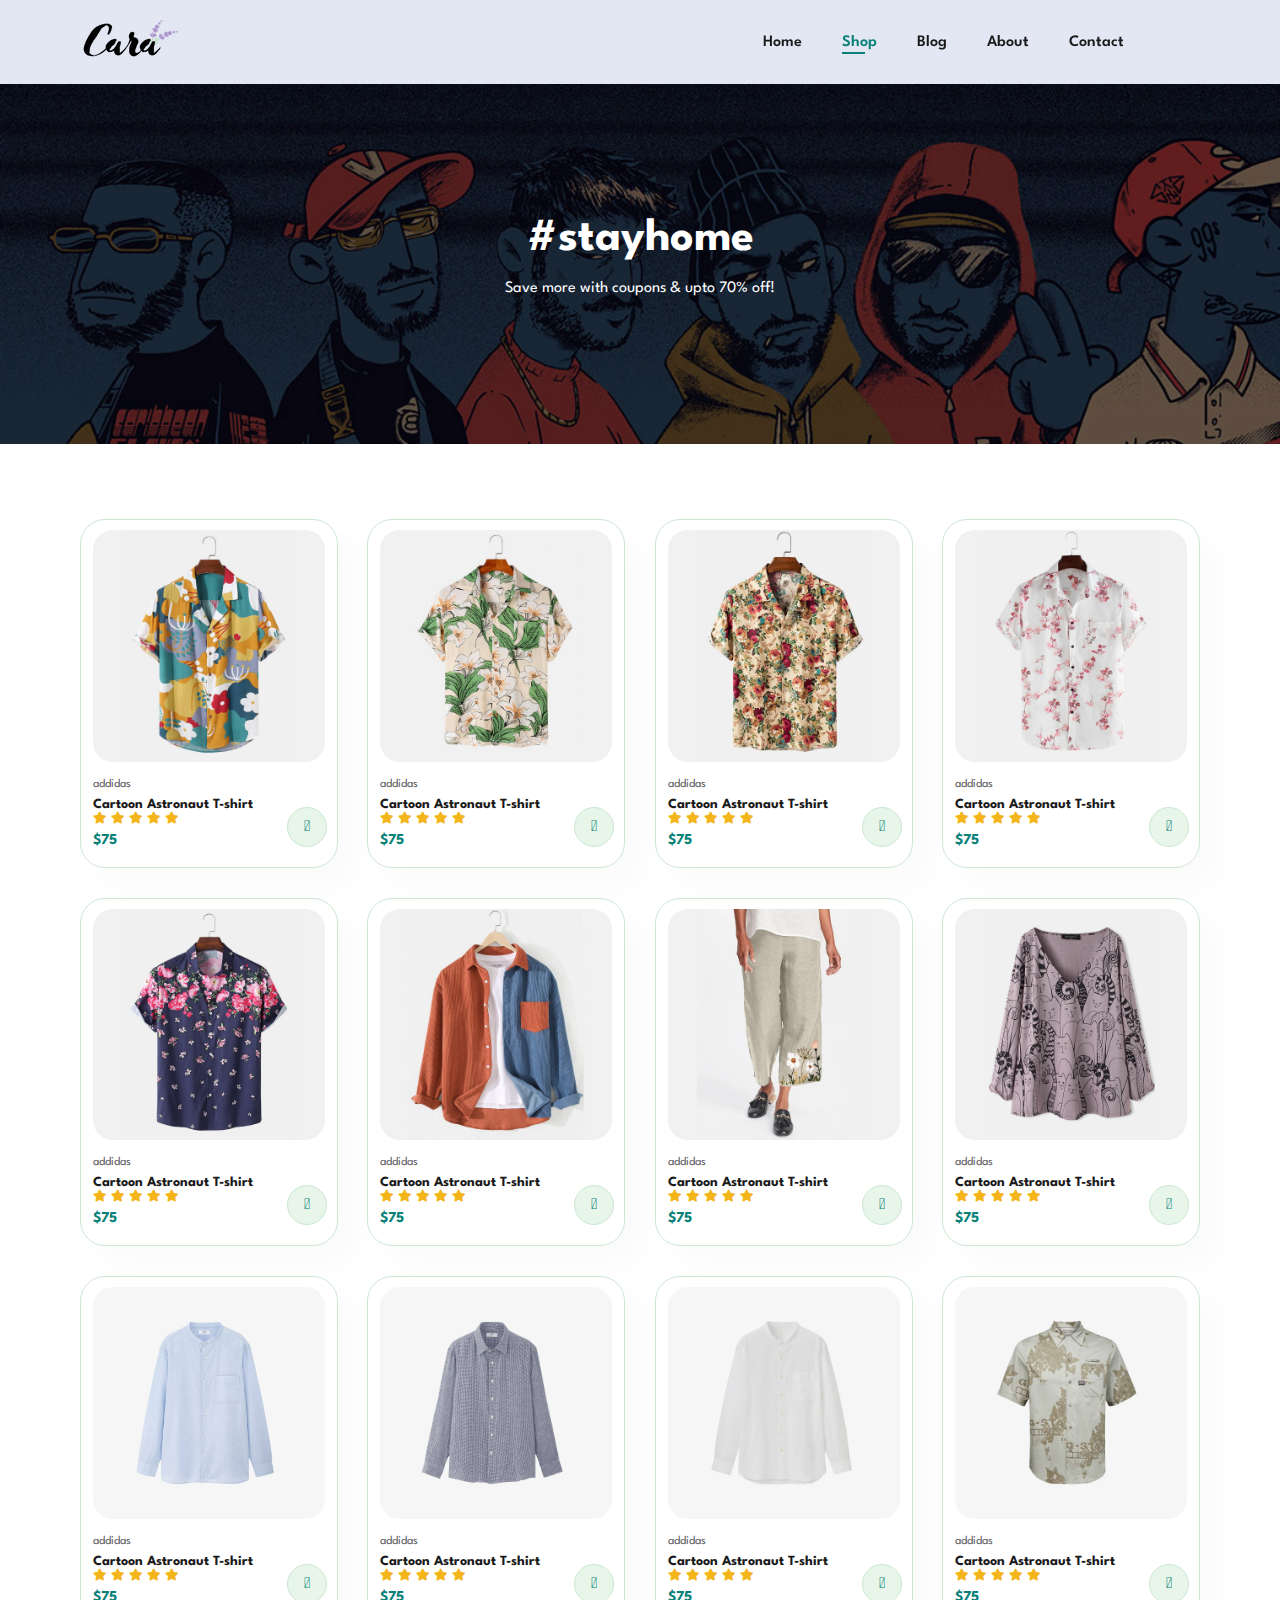
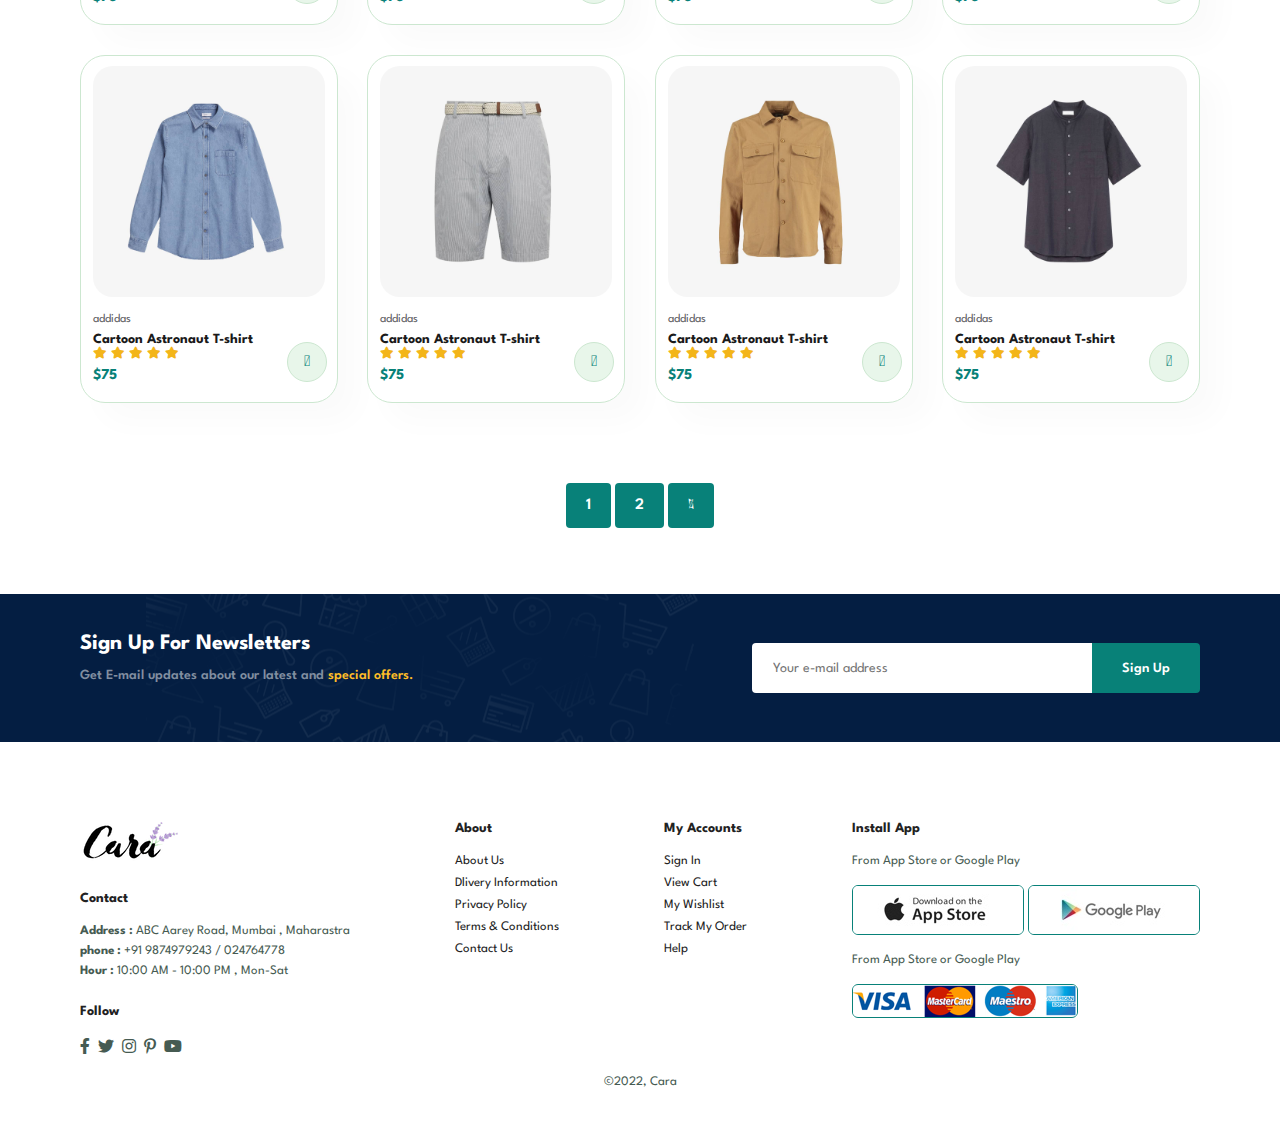
<file: shop.html>
<!DOCTYPE html>
<html lang="en">

<head>
    <meta charset="UTF-8" />
    <meta http-equiv="X-UA-Compatible" content="IE=edge" />
    <meta name="viewport" content="width=device-width, initial-scale=1.0" />
    <title>Cara</title>
    <link rel="stylesheet" href="styles.css" />
    <link rel="stylesheet" href="https://pro.fontawesome.com/releases/v5.10.0/css/all.css" />
</head>

<body>
    <section id="header">
        <a href="#"><img src="images/logo.png" class="logo" /></a>
        <div>
            <ul id="navbar">
                <li><a  href="index.html">Home</a></li>
                <li><a class="active" href="shop.html">Shop</a></li>
                <li><a href="blog.html">Blog</a></li>
                <li><a href="about.html">About</a></li>
                <li><a href="contact.html">Contact</a></li>
                <li id="lg-bag"><a href="cart.html"><i class="far fa-shopping-bag"></i></a></li>
                <a href="#" id="close"><i class="far fa-times"></i></a>
            </ul>
        </div>
        <div id="mobile">
            <a href="cart.html"><i class="far fa-shopping-bag"></i></a>
            <i id="bar" class="fas fa-outdent"></i>
        </div>
    </section>

    <section id="page-header"> 
        <h2>#stayhome</h2> 
        <p>Save more with coupons & upto 70% off!</p> 
    </section>


    <section id="product1" class="section-p1">
        <div class="pro-container">
            <div class="pro" onclick="window.location.href='sproduct.html';">
                <img src="images/products/f1.jpg" alt="">
                <div class="des">
                    <span>addidas</span>
                    <h5>Cartoon Astronaut T-shirt</h5>
                    <div class="star">
                        <i class="fas fa-star"></i>
                        <i class="fas fa-star"></i>
                        <i class="fas fa-star"></i>
                        <i class="fas fa-star"></i>
                        <i class="fas fa-star"></i>
                    </div>
                    <h4>$75</h4>
                </div>
                <a href="#"><i class="fal fa-shopping-cart cart"></i></a>
            </div>
            <div class="pro">
                <img src="images/products/f2.jpg" alt="">
                <div class="des">
                    <span>addidas</span>
                    <h5>Cartoon Astronaut T-shirt</h5>
                    <div class="star">
                        <i class="fas fa-star"></i>
                        <i class="fas fa-star"></i>
                        <i class="fas fa-star"></i>
                        <i class="fas fa-star"></i>
                        <i class="fas fa-star"></i>
                    </div>
                    <h4>$75</h4>
                </div>
                <a href="#"><i class="fal fa-shopping-cart cart"></i></a>
            </div>
            <div class="pro">
                <img src="images/products/f3.jpg" alt="">
                <div class="des">
                    <span>addidas</span>
                    <h5>Cartoon Astronaut T-shirt</h5>
                    <div class="star">
                        <i class="fas fa-star"></i>
                        <i class="fas fa-star"></i>
                        <i class="fas fa-star"></i>
                        <i class="fas fa-star"></i>
                        <i class="fas fa-star"></i>
                    </div>
                    <h4>$75</h4>
                </div>
                <a href="#"><i class="fal fa-shopping-cart cart"></i></a>
            </div>
            <div class="pro">
                <img src="images/products/f4.jpg" alt="">
                <div class="des">
                    <span>addidas</span>
                    <h5>Cartoon Astronaut T-shirt</h5>
                    <div class="star">
                        <i class="fas fa-star"></i>
                        <i class="fas fa-star"></i>
                        <i class="fas fa-star"></i>
                        <i class="fas fa-star"></i>
                        <i class="fas fa-star"></i>
                    </div>
                    <h4>$75</h4>
                </div>
                <a href="#"><i class="fal fa-shopping-cart cart"></i></a>
            </div>
            <div class="pro">
                <img src="images/products/f5.jpg" alt="">
                <div class="des">
                    <span>addidas</span>
                    <h5>Cartoon Astronaut T-shirt</h5>
                    <div class="star">
                        <i class="fas fa-star"></i>
                        <i class="fas fa-star"></i>
                        <i class="fas fa-star"></i>
                        <i class="fas fa-star"></i>
                        <i class="fas fa-star"></i>
                    </div>
                    <h4>$75</h4>
                </div>
                <a href="#"><i class="fal fa-shopping-cart cart"></i></a>
            </div>
            <div class="pro">
                <img src="images/products/f6.jpg" alt="">
                <div class="des">
                    <span>addidas</span>
                    <h5>Cartoon Astronaut T-shirt</h5>
                    <div class="star">
                        <i class="fas fa-star"></i>
                        <i class="fas fa-star"></i>
                        <i class="fas fa-star"></i>
                        <i class="fas fa-star"></i>
                        <i class="fas fa-star"></i>
                    </div>
                    <h4>$75</h4>
                </div>
                <a href="#"><i class="fal fa-shopping-cart cart"></i></a>
            </div>
            <div class="pro">
                <img src="images/products/f7.jpg" alt="">
                <div class="des">
                    <span>addidas</span>
                    <h5>Cartoon Astronaut T-shirt</h5>
                    <div class="star">
                        <i class="fas fa-star"></i>
                        <i class="fas fa-star"></i>
                        <i class="fas fa-star"></i>
                        <i class="fas fa-star"></i>
                        <i class="fas fa-star"></i>
                    </div>
                    <h4>$75</h4>
                </div>
                <a href="#"><i class="fal fa-shopping-cart cart"></i></a>
            </div>
            <div class="pro">
                <img src="images/products/f8.jpg" alt="">
                <div class="des">
                    <span>addidas</span>
                    <h5>Cartoon Astronaut T-shirt</h5>
                    <div class="star">
                        <i class="fas fa-star"></i>
                        <i class="fas fa-star"></i>
                        <i class="fas fa-star"></i>
                        <i class="fas fa-star"></i>
                        <i class="fas fa-star"></i>
                    </div>
                    <h4>$75</h4>
                </div>
                <a href="#"><i class="fal fa-shopping-cart cart"></i></a>
            </div>
       
            <div class="pro">
                <img src="images/products/n1.jpg" alt="">
                <div class="des">
                    <span>addidas</span>
                    <h5>Cartoon Astronaut T-shirt</h5>
                    <div class="star">
                        <i class="fas fa-star"></i>
                        <i class="fas fa-star"></i>
                        <i class="fas fa-star"></i>
                        <i class="fas fa-star"></i>
                        <i class="fas fa-star"></i>
                    </div>
                    <h4>$75</h4>
                </div>
                <a href="#"><i class="fal fa-shopping-cart cart"></i></a>
            </div>
            <div class="pro">
                <img src="images/products/n2.jpg" alt="">
                <div class="des">
                    <span>addidas</span>
                    <h5>Cartoon Astronaut T-shirt</h5>
                    <div class="star">
                        <i class="fas fa-star"></i>
                        <i class="fas fa-star"></i>
                        <i class="fas fa-star"></i>
                        <i class="fas fa-star"></i>
                        <i class="fas fa-star"></i>
                    </div>
                    <h4>$75</h4>
                </div>
                <a href="#"><i class="fal fa-shopping-cart cart"></i></a>
            </div>
            <div class="pro">
                <img src="images/products/n3.jpg" alt="">
                <div class="des">
                    <span>addidas</span>
                    <h5>Cartoon Astronaut T-shirt</h5>
                    <div class="star">
                        <i class="fas fa-star"></i>
                        <i class="fas fa-star"></i>
                        <i class="fas fa-star"></i>
                        <i class="fas fa-star"></i>
                        <i class="fas fa-star"></i>
                    </div>
                    <h4>$75</h4>
                </div>
                <a href="#"><i class="fal fa-shopping-cart cart"></i></a>
            </div>
            <div class="pro">
                <img src="images/products/n4.jpg" alt="">
                <div class="des">
                    <span>addidas</span>
                    <h5>Cartoon Astronaut T-shirt</h5>
                    <div class="star">
                        <i class="fas fa-star"></i>
                        <i class="fas fa-star"></i>
                        <i class="fas fa-star"></i>
                        <i class="fas fa-star"></i>
                        <i class="fas fa-star"></i>
                    </div>
                    <h4>$75</h4>
                </div>
                <a href="#"><i class="fal fa-shopping-cart cart"></i></a>
            </div>
            <div class="pro">
                <img src="images/products/n5.jpg" alt="">
                <div class="des">
                    <span>addidas</span>
                    <h5>Cartoon Astronaut T-shirt</h5>
                    <div class="star">
                        <i class="fas fa-star"></i>
                        <i class="fas fa-star"></i>
                        <i class="fas fa-star"></i>
                        <i class="fas fa-star"></i>
                        <i class="fas fa-star"></i>
                    </div>
                    <h4>$75</h4>
                </div>
                <a href="#"><i class="fal fa-shopping-cart cart"></i></a>
            </div>
            <div class="pro">
                <img src="images/products/n6.jpg" alt="">
                <div class="des">
                    <span>addidas</span>
                    <h5>Cartoon Astronaut T-shirt</h5>
                    <div class="star">
                        <i class="fas fa-star"></i>
                        <i class="fas fa-star"></i>
                        <i class="fas fa-star"></i>
                        <i class="fas fa-star"></i>
                        <i class="fas fa-star"></i>
                    </div>
                    <h4>$75</h4>
                </div>
                <a href="#"><i class="fal fa-shopping-cart cart"></i></a>
            </div>
            <div class="pro">
                <img src="images/products/n7.jpg" alt="">
                <div class="des">
                    <span>addidas</span>
                    <h5>Cartoon Astronaut T-shirt</h5>
                    <div class="star">
                        <i class="fas fa-star"></i>
                        <i class="fas fa-star"></i>
                        <i class="fas fa-star"></i>
                        <i class="fas fa-star"></i>
                        <i class="fas fa-star"></i>
                    </div>
                    <h4>$75</h4>
                </div>
                <a href="#"><i class="fal fa-shopping-cart cart"></i></a>
            </div>
            <div class="pro">
                <img src="images/products/n8.jpg" alt="">
                <div class="des">
                    <span>addidas</span>
                    <h5>Cartoon Astronaut T-shirt</h5>
                    <div class="star">
                        <i class="fas fa-star"></i>
                        <i class="fas fa-star"></i>
                        <i class="fas fa-star"></i>
                        <i class="fas fa-star"></i>
                        <i class="fas fa-star"></i>
                    </div>
                    <h4>$75</h4>
                </div>
                <a href="#"><i class="fal fa-shopping-cart cart"></i></a>
            </div>
        </div>
    </section>
<section id="pagination" class="section-p1">
    <a href="#">1</a>
    <a href="#">2</a>
    <a href="#"><i class="fal fa-long-arrow-alt-right"></i></a>
</section>


    <section id="newsletter" class="section-p1 section-m1">
        <div class="newstext">
            <h4>Sign Up For Newsletters</h4>
            <p>Get E-mail updates about our latest and <span>special offers.</span></p>
        </div>
        <div class="form">
            <input type="text" placeholder="Your e-mail address">
            <button class="normal">Sign Up</button>
        </div>
    </section>

    <footer class="section-p1">
        <div class="col">
            <img class="logo" src="images/logo.png" alt="">
            <h4>Contact</h4>
            <p><strong>Address : </strong> ABC Aarey Road, Mumbai , Maharastra</p>
            <p><strong>phone : </strong>+91 9874979243 / 024764778</p>
            <p><strong>Hour : </strong> 10:00 AM - 10:00 PM , Mon-Sat</p>
            <div class="follow">
                <h4>Follow</h4>
                <div class="icon">
                    <i class="fab fa-facebook-f"></i>
                    <i class="fab fa-twitter"></i>
                    <i class="fab fa-instagram"></i>
                    <i class="fab fa-pinterest-p"></i>
                    <i class="fab fa-youtube"></i>
                </div>
            </div>
        </div>
        <div class="col">
            <h4>About</h4>
            <a href="#">About Us</a>
            <a href="#">Dlivery Information</a>
            <a href="#">Privacy Policy</a>
            <a href="#">Terms & Conditions</a>
            <a href="#">Contact Us</a>
        </div>
        <div class="col">
            <h4>My Accounts</h4>
            <a href="#">Sign In</a>
            <a href="#">View Cart</a>
            <a href="#">My Wishlist</a>
            <a href="#">Track My Order</a>
            <a href="#">Help</a>
        </div>
        <div class="col install">
            <h4>Install App</h4>
            <P>From App Store or Google Play</P>
            <div class="row">
                <img src="images/pay/app.jpg" alt="">
                <img src="images/pay/play.jpg" alt="">
                <P>From App Store or Google Play</P>
                <img src="images/pay/pay.png" alt="">
            </div>
        </div>
        <div class="copyright">
            <p> ©2022, Cara </p>
        </div>
    </footer>

    <script src="index.js"></script>
</body>

</html>
</file>
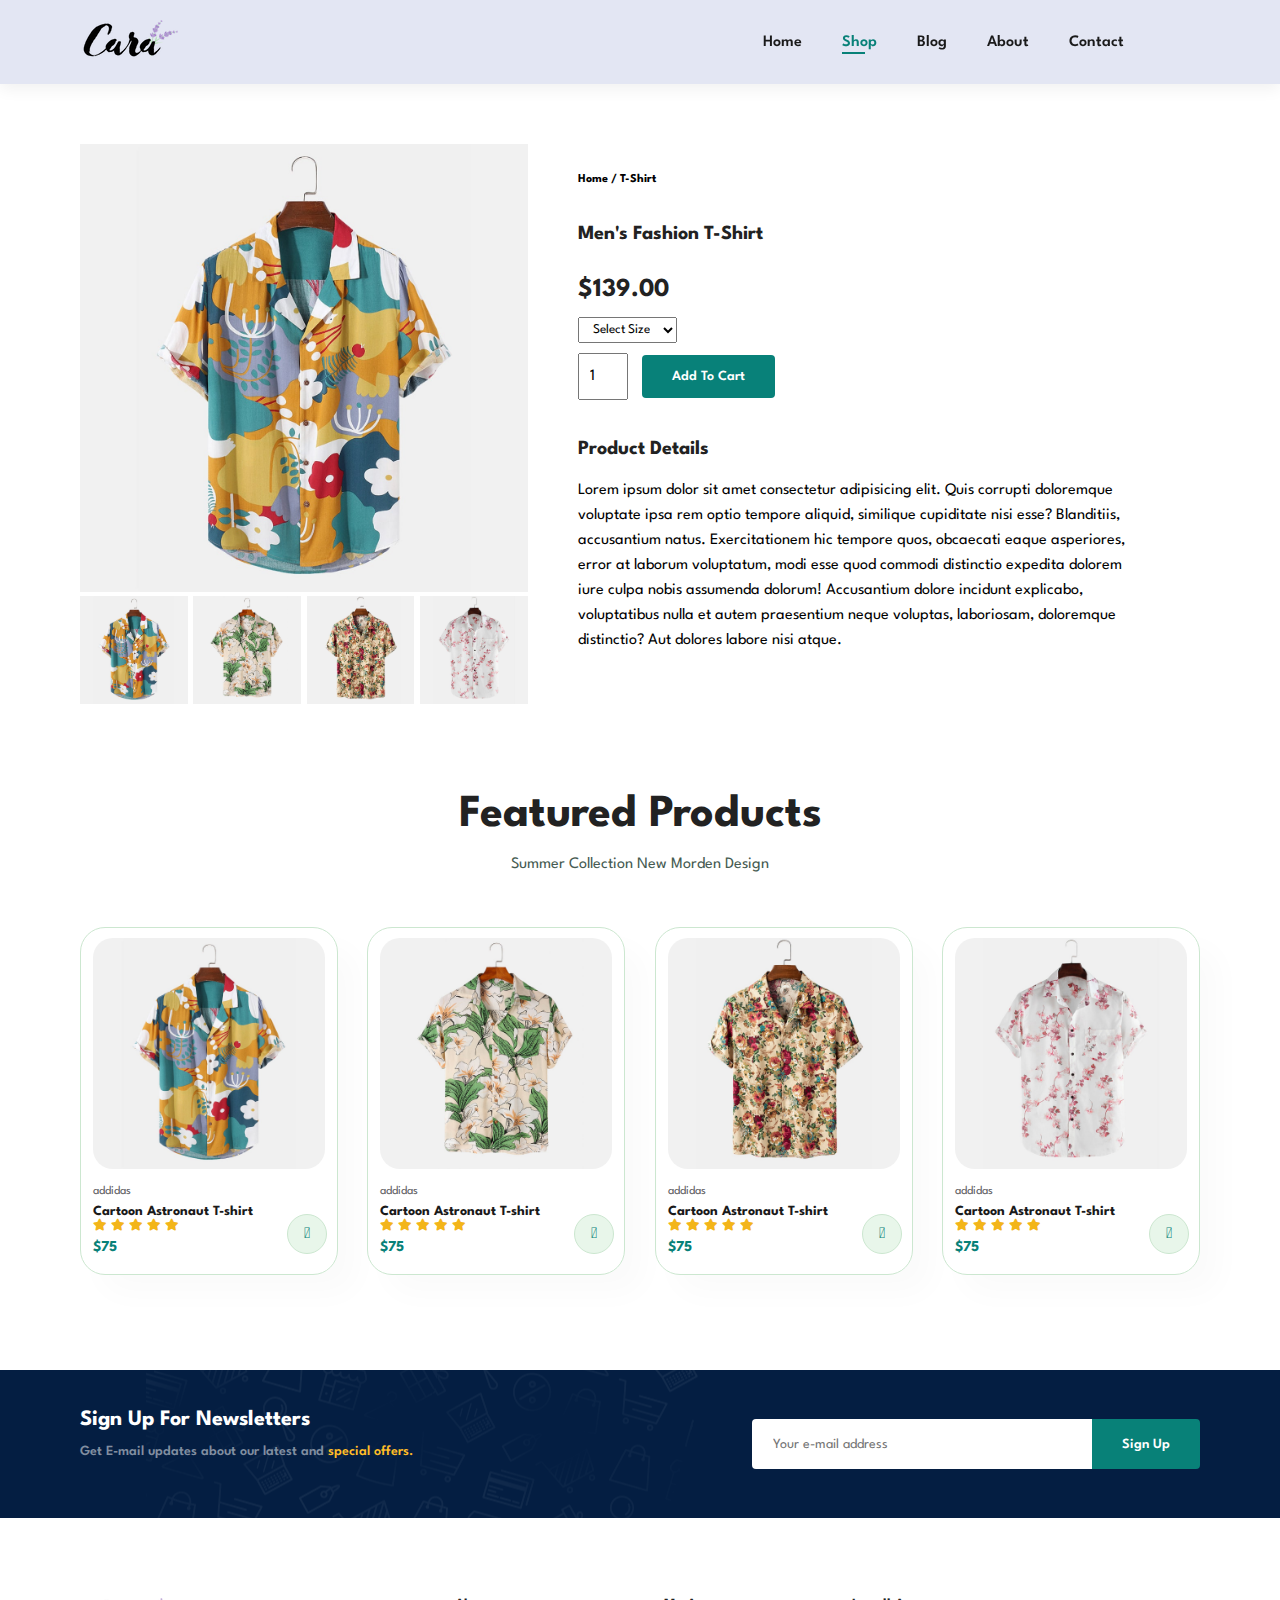
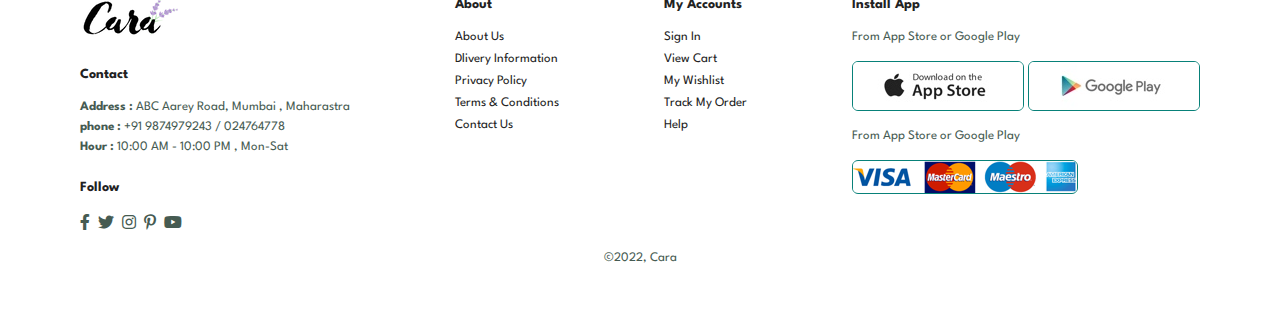
<file: sproduct.html>
<!DOCTYPE html>
<html lang="en">

<head>
    <meta charset="UTF-8" />
    <meta http-equiv="X-UA-Compatible" content="IE=edge" />
    <meta name="viewport" content="width=device-width, initial-scale=1.0" />
    <title>Cara</title>
    <link rel="stylesheet" href="styles.css" />
    <link rel="stylesheet" href="https://pro.fontawesome.com/releases/v5.10.0/css/all.css" />
</head>

<body>
    <section id="header">
        <a href="#"><img src="images/logo.png" class="logo" /></a>
        <div>
            <ul id="navbar">
                <li><a href="index.html">Home</a></li>
                <li><a class="active" href="shop.html">Shop</a></li>
                <li><a href="blog.html">Blog</a></li>
                <li><a href="about.html">About</a></li>
                <li><a href="contact.html">Contact</a></li>
                <li id="lg-bag">
                    <a href="cart.html"><i class="far fa-shopping-bag"></i></a>
                </li>
                <a href="#" id="close"><i class="far fa-times"></i></a>
            </ul>
        </div>
        <div id="mobile">
            <a href="cart.html"><i class="far fa-shopping-bag"></i></a>
            <i id="bar" class="fas fa-outdent"></i>
        </div>
    </section>
    <section id="prodetails" class="section-p1">
        <div class="single-pro-img">
            <img src="images/products/f1.jpg" width="100%" alt="" id="main-img" />
            <div class="small-img-grp">
                <div class="small-img-col">
                    <img src="images/products/f1.jpg" width="100%" class="small-img" alt="" />
                </div>
                <div class="small-img-col">
                    <img src="images/products/f2.jpg" width="100%" class="small-img" alt="" />
                </div>
                <div class="small-img-col">
                    <img src="images/products/f3.jpg" width="100%" class="small-img" alt="" />
                </div>
                <div class="small-img-col">
                    <img src="images/products/f4.jpg" width="100%" class="small-img" alt="" />
                </div>
            </div>
        </div>
        <div class="single-pro-details">
            <h6>Home / T-Shirt</h6>
            <h4>Men's Fashion T-Shirt</h4>
            <h2>$139.00</h2>
            <select>
                <option>Select Size</option>
                <option>XL</option>
                <option>XXL</option>
                <option>Small</option>
                <option>Large</option>
            </select>
            <input type="number" value="1" />
            <button class="normal">Add To Cart</button>
            <h4>Product Details</h4>
            <span>Lorem ipsum dolor sit amet consectetur adipisicing elit. Quis
                corrupti doloremque voluptate ipsa rem optio tempore aliquid,
                similique cupiditate nisi esse? Blanditiis, accusantium natus.
                Exercitationem hic tempore quos, obcaecati eaque asperiores, error at
                laborum voluptatum, modi esse quod commodi distinctio expedita dolorem
                iure culpa nobis assumenda dolorum! Accusantium dolore incidunt
                explicabo, voluptatibus nulla et autem praesentium neque voluptas,
                laboriosam, doloremque distinctio? Aut dolores labore nisi
                atque.</span>
        </div>
    </section>
    <section id="product1" class="section-p1">
        <h2>Featured Products</h2>
        <p>Summer Collection New Morden Design</p>
        <div class="pro-container">
            <div class="pro">
                <img src="images/products/f1.jpg" alt="" />
                <div class="des">
                    <span>addidas</span>
                    <h5>Cartoon Astronaut T-shirt</h5>
                    <div class="star">
                        <i class="fas fa-star"></i>
                        <i class="fas fa-star"></i>
                        <i class="fas fa-star"></i>
                        <i class="fas fa-star"></i>
                        <i class="fas fa-star"></i>
                    </div>
                    <h4>$75</h4>
                </div>
                <a href="#"><i class="fal fa-shopping-cart cart"></i></a>
            </div>
            <div class="pro">
                <img src="images/products/f2.jpg" alt="" />
                <div class="des">
                    <span>addidas</span>
                    <h5>Cartoon Astronaut T-shirt</h5>
                    <div class="star">
                        <i class="fas fa-star"></i>
                        <i class="fas fa-star"></i>
                        <i class="fas fa-star"></i>
                        <i class="fas fa-star"></i>
                        <i class="fas fa-star"></i>
                    </div>
                    <h4>$75</h4>
                </div>
                <a href="#"><i class="fal fa-shopping-cart cart"></i></a>
            </div>
            <div class="pro">
                <img src="images/products/f3.jpg" alt="" />
                <div class="des">
                    <span>addidas</span>
                    <h5>Cartoon Astronaut T-shirt</h5>
                    <div class="star">
                        <i class="fas fa-star"></i>
                        <i class="fas fa-star"></i>
                        <i class="fas fa-star"></i>
                        <i class="fas fa-star"></i>
                        <i class="fas fa-star"></i>
                    </div>
                    <h4>$75</h4>
                </div>
                <a href="#"><i class="fal fa-shopping-cart cart"></i></a>
            </div>
            <div class="pro">
                <img src="images/products/f4.jpg" alt="" />
                <div class="des">
                    <span>addidas</span>
                    <h5>Cartoon Astronaut T-shirt</h5>
                    <div class="star">
                        <i class="fas fa-star"></i>
                        <i class="fas fa-star"></i>
                        <i class="fas fa-star"></i>
                        <i class="fas fa-star"></i>
                        <i class="fas fa-star"></i>
                    </div>
                    <h4>$75</h4>
                </div>
                <a href="#"><i class="fal fa-shopping-cart cart"></i></a>
            </div>
        </div>
    </section>
    <section id="newsletter" class="section-p1 section-m1">
        <div class="newstext">
            <h4>Sign Up For Newsletters</h4>
            <p>
                Get E-mail updates about our latest and <span>special offers.</span>
            </p>
        </div>
        <div class="form">
            <input type="text" placeholder="Your e-mail address" />
            <button class="normal">Sign Up</button>
        </div>
    </section>

    <footer class="section-p1">
        <div class="col">
            <img class="logo" src="images/logo.png" alt="" />
            <h4>Contact</h4>
            <p><strong>Address : </strong> ABC Aarey Road, Mumbai , Maharastra</p>
            <p><strong>phone : </strong>+91 9874979243 / 024764778</p>
            <p><strong>Hour : </strong> 10:00 AM - 10:00 PM , Mon-Sat</p>
            <div class="follow">
                <h4>Follow</h4>
                <div class="icon">
                    <i class="fab fa-facebook-f"></i>
                    <i class="fab fa-twitter"></i>
                    <i class="fab fa-instagram"></i>
                    <i class="fab fa-pinterest-p"></i>
                    <i class="fab fa-youtube"></i>
                </div>
            </div>
        </div>
        <div class="col">
            <h4>About</h4>
            <a href="#">About Us</a>
            <a href="#">Dlivery Information</a>
            <a href="#">Privacy Policy</a>
            <a href="#">Terms & Conditions</a>
            <a href="#">Contact Us</a>
        </div>
        <div class="col">
            <h4>My Accounts</h4>
            <a href="#">Sign In</a>
            <a href="#">View Cart</a>
            <a href="#">My Wishlist</a>
            <a href="#">Track My Order</a>
            <a href="#">Help</a>
        </div>
        <div class="col install">
            <h4>Install App</h4>
            <p>From App Store or Google Play</p>
            <div class="row">
                <img src="images/pay/app.jpg" alt="" />
                <img src="images/pay/play.jpg" alt="" />
                <p>From App Store or Google Play</p>
                <img src="images/pay/pay.png" alt="" />
            </div>
        </div>
        <div class="copyright">
            <p>©2022, Cara</p>
        </div>
    </footer>
    <script>

        var MainImg = document.getElementById("main-img");
        var smallimg = document.getElementsByClassName("small-img");

        smallimg[0].onclick = function () {
            MainImg.src = smallimg[0].src;
        }
        smallimg[1].onclick = function () {
            MainImg.src = smallimg[1].src;
        }
        smallimg[2].onclick = function () {
            MainImg.src = smallimg[2].src;
        }
        smallimg[3].onclick = function () {
            MainImg.src = smallimg[3].src;
        }
    </script>
    <script src="index.js"></script>
</body>

</html>
</file>
<file: styles.css>
@import url("https://fonts.googleapis.com/css2?family=Spartan:wght@100;200;300;400;500;600;700;800;900&display=swap");

* {
    margin: 0;
    padding: 0;
    box-sizing: border-box;
    font-family: "Spartan", sans-serif;
}

h1 {
    font-size: 50px;
    line-height: 64px;
    color: #222;
}

h2 {
    font-size: 46px;
    line-height: 54px;
    color: #222;
}

h4 {
    font-size: 20px;
    color: #222;
}

h6 {
    font-weight: 700;
    font-size: 12px;
}

p {
    font-size: 16px;
    color: #465b52;
    margin: 15px 0 20px 0;
}

.section-p1 {
    padding: 40px 80px;
}

.section-m1 {
    margin: 40px 0;
}

button.normal {
    font-size: 14px;
    font-weight: 600;
    padding: 15px 30px;
    color: #000;
    background-color: #fff;
    border-radius: 4px;
    cursor: pointer;
    border: none;
    outline: none;
    transition: 0.2s;
}

button.white {
    font-size: 13px;
    font-weight: 600;
    padding: 11px 18px;
    color: #fff;
    background-color: transparent;
    cursor: pointer;
    border: 1px solid #fff;
    outline: none;
    transition: 0.2s;
}

body {
    width: 100%;
}

/* Header Start  */
#header {
    display: flex;
    align-items: center;
    justify-content: space-between;
    padding: 20px 80px;
    background: #e3e6f3;
    box-shadow: 0 5px 15px rgba(0, 0, 0, 0.06);
    z-index: 999;
    position: sticky;
    top: 0;
    left: 0;
}

#navbar {
    display: flex;
    align-items: center;
    justify-content: center;
}

#navbar li {
    list-style: none;
    padding: 0 20px;
    position: relative;
}

#navbar li a {
    text-decoration: none;
    font-size: 16px;
    font-weight: 600;
    color: #1a1a1a;
    transition: 0.3s ease;
}

#navbar li a:hover,
#navbar li a.active {
    color: #088178;
}

#navbar li a.active::after,
#navbar li a:hover::after {
    content: "";
    width: 30%;
    height: 2px;
    background: #088178;
    position: absolute;
    bottom: -4px;
    left: 20px;
}

#mobile {
    display: none;
    align-items: center;
}

#close {
    display: none;
}

/* Home Page  */

#hero {
    background-image: url(images/hero4.png);
    height: 90vh;
    width: 100%;
    background-size: cover;
    background-position: top 25% right 0;
    padding: 0 80px;
    display: flex;
    flex-direction: column;
    align-items: flex-start;
    justify-content: center;
}

#hero h4 {
    padding-bottom: 15px;
}

#hero h1 {
    color: #088178;
}

#hero button {
    background-image: url(images/button.png);
    background-color: transparent;
    border: 0;
    color: #088178;
    padding: 14px 80px 14px 65px;
    background-repeat: no-repeat;
    font-weight: 700;
    font-size: 15px;
}

#feature {
    display: flex;
    align-items: center;
    justify-content: space-between;
    flex-wrap: wrap;
}

#feature .fe-box {
    width: 180px;
    text-align: center;
    padding: 25px 15px;
    box-shadow: 20px 20px 34px rgba(0, 0, 0, 0.03);
    border: 1px solid #cce7d0;
    border-radius: 4px;
    margin: 15px 0;
}

#feature .fe-box:hover {
    box-shadow: 10px 10px 54px rgba(70, 62, 221, 0.01);
}

#feature .fe-box h6 {
    display: inline-block;
    padding: 9px 8px 6px 8px;
    line-height: 1;
    border-radius: 4px;
    color: #088178;
    background: #fddde4;
}

#feature .fe-box img {
    width: 100%;
    margin-bottom: 10px;
}

#feature .fe-box:nth-child(2) h6 {
    background-color: #cdebbc;
}

#feature .fe-box:nth-child(3) h6 {
    background-color: #d1e8f2;
}

#feature .fe-box:nth-child(4) h6 {
    background-color: #cdd4f8;
}

#feature .fe-box:nth-child(5) h6 {
    background-color: #f6dbf6;
}

#feature .fe-box:nth-child(6) h6 {
    background-color: #fff2e5;
}

#product1 {
    text-align: center;
}

#product1 .pro-container {
    display: flex;
    justify-content: space-between;
    padding-top: 20px;
    flex-wrap: wrap;
}

#product1 .pro {
    width: 23%;
    min-width: 250px;
    padding: 10px 12px;
    border: 1px solid #cce7d0;
    border-radius: 25px;
    cursor: pointer;
    box-shadow: 20px 20px 30px rgba(0, 0, 0, 0.02);
    margin: 15px 0;
    transition: 0.2s ease;
    position: relative;
}

#product1 .pro:hover {
    box-shadow: 20px 20px 30px rgba(0, 0, 0, 0.06);
}

#product1 .pro img {
    width: 100%;
    border-radius: 20px;
}

#product1 .pro .des {
    text-align: start;
    padding: 10px 0;
}

#product1 .pro .des span {
    color: #606063;
    font-size: 12px;
}

#product1 .pro .des h5 {
    padding-top: 7px;
    color: #1a1a1a;
    font-size: 14px;
}

#product1 .pro .des i {
    font-size: 12px;
    color: rgb(243, 181, 25);
}

#product1 .pro .des h4 {
    padding-top: 7px;
    font-size: 15px;
    font-weight: 700;
    color: #088178;
}

#product1 .pro .cart {
    width: 40px;
    height: 40px;
    line-height: 40px;
    border-radius: 50px;
    background-color: #e8f6ea;
    font-weight: 500;
    color: #088178;
    border: 1px solid #cce7d0;
    position: absolute;
    bottom: 20px;
    right: 10px;
}

#banner {
    display: flex;
    flex-direction: column;
    justify-content: center;
    align-items: center;
    text-align: center;
    background-image: url(images/banner/b2.jpg);
    width: 100%;
    height: 40vh;
    background-position: center;
    background-size: cover;
}

#banner h4 {
    color: #fff;
    font-size: 16px;
}

#banner h2 {
    color: #fff;
    font-size: 30px;
    padding: 10px 0;
}

#banner h2 span {
    color: #ef3636;
}

#banner button:hover {
    background-color: #088178;
    color: #fff;
}

#sm-banner {
    display: flex;
    justify-content: space-between;
    flex-wrap: wrap;
}

#sm-banner .banner-box {
    display: flex;
    flex-direction: column;
    justify-content: center;
    align-items: flex-start;
    background-image: url(images/banner/b17.jpg);
    min-width: 580px;
    height: 50vh;
    background-size: cover;
    background-position: center;
    padding: 30px;
}

#sm-banner .banner-box2 {
    background-image: url(images/banner/b10.jpg);
}

#sm-banner h4 {
    color: #fff;
    font-size: 20px;
    font-weight: 300;
}

#sm-banner h2 {
    color: #fff;
    font-size: 28px;
    font-weight: 800;
}

#sm-banner span {
    color: #fff;
    font-size: 14px;
    font-weight: 500;
    padding-bottom: 15px;
}

#sm-banner .banner-box:hover button {
    background-color: #088178;
    border: 1px solid #088178;
}

#banner3 {
    display: flex;
    justify-content: space-between;
    flex-wrap: wrap;
    padding: 0 80px;
}

#banner3 .banner-box {
    display: flex;
    flex-direction: column;
    justify-content: center;
    align-items: flex-start;
    background-image: url(images/banner/b7.jpg);
    min-width: 30%;
    height: 30vh;
    background-size: cover;
    background-position: center;
    padding: 20px;
    margin-bottom: 20px;
}

#banner3 .banner-box2 {
    background-image: url(images/banner/b4.jpg);
}

#banner3 .banner-box3 {
    background-image: url(images/banner/b18.jpg);
}

#banner3 h2 {
    color: #fff;
    font-weight: 900;
    font-size: 22px;
}

#banner3 h3 {
    color: #ec554e;
    font-weight: 800;
    font-size: 15px;
}

#newsletter {
    display: flex;
    justify-content: space-between;
    flex-wrap: wrap;
    align-items: center;
    background-image: url(images/banner/b14.png);
    background-repeat: no-repeat;
    background-position: 20% 30%;
    background-color: #041e42;
}

#newsletter h4 {
    font-size: 22px;
    font-weight: 700;
    color: #fff;
}

#newsletter p {
    font-size: 14px;
    font-weight: 600;
    color: #818ea0;
}

#newsletter p span {
    color: #ffbd27;
}

#newsletter .form {
    display: flex;
    width: 40%;
}

#newsletter input {
    height: 3.125rem;
    padding: 0 1.25rem;
    font-size: 14px;
    width: 100%;
    border: 1px solid transparent;
    border-radius: 4px;
    outline: none;
    border-top-right-radius: 0;
    border-bottom-right-radius: 0;
}

#newsletter button {
    background-color: #088178;
    color: #fff;
    white-space: nowrap;
    border-top-left-radius: 0;
    border-bottom-left-radius: 0;
}

footer {
    display: flex;
    flex-wrap: wrap;
    justify-content: space-between;
}

footer .col {
    display: flex;
    align-items: flex-start;
    flex-direction: column;
    margin-bottom: 20px;
}

footer .logo {
    margin-bottom: 30px;
}

footer h4 {
    font-size: 14px;
    padding-bottom: 20px;
}

footer p {
    font-size: 13px;
    margin: 0 0 8px 0;
}

footer a {
    font-size: 13px;
    text-decoration: none;
    color: #222;
    margin-bottom: 10px;
}

footer .follow {
    margin-top: 20px;
}

footer .follow i {
    color: #465b52;
    padding-right: 4px;
    cursor: pointer;
}

footer .install .row img {
    border: 1px solid #088179;
    border-radius: 6px;
}

footer .install img {
    margin: 10px 0 15px 0;
}

footer .follow i:hover,
footer a:hover {
    color: #088178;
}

footer .copyright {
    width: 100%;
    text-align: center;
}

/* Shop Page  */

#page-header {
    background-image: url(images/banner/b1.jpg);
    width: 100%;
    height: 40vh;
    background-size: cover;
    display: flex;
    justify-content: center;
    text-align: center;
    flex-direction: column;
    padding: 14px;
}

#page-header h2,
#page-header p {
    color: #fff;
}

#pagination {
    text-align: center;
}

#pagination a {
    text-decoration: none;
    background-color: #088179;
    padding: 15px 20px;
    border-radius: 4px;
    color: #fff;
    font-weight: 600;
}

#pagination a i {
    font-size: 16px;
    font-weight: 600;
}

/* Single Product */

#prodetails .single-pro-img {
    width: 40%;
    margin-right: 50px;
}

.small-img-grp {
    display: flex;
    justify-content: space-between;
}

.small-img-col {
    flex-basis: 24%;
    cursor: pointer;
}

#prodetails {
    display: flex;
    margin-top: 20px;
}

#prodetails .single-pro-details {
    width: 50%;
    padding-top: 30px;
}

#prodetails .single-pro-details h4 {
    padding: 40px 0 20px 0;
}

#prodetails .single-pro-details h2 {
    font-size: 26px;
}

#prodetails .single-pro-details select {
    display: block;
    padding: 5px 10px;
    margin-bottom: 10px;
}

#prodetails .single-pro-details input {
    width: 50px;
    height: 47px;
    padding-left: 10px;
    margin-right: 10px;
    font-size: 16px;
}

#prodetails .single-pro-details input:focus {
    outline: none;
}

#prodetails .single-pro-details button {
    background: #088179;
    color: #fff;
}

#prodetails .single-pro-details span {
    line-height: 25px;
}

/* Blog Header  */

#page-header.blog-header {
    background-image: url(images/banner/b19.jpg);
}

#blog {
    padding: 150px 150px 0 150px;
}

#blog .blog-box {
    display: flex;
    align-items: center;
    width: 100%;
    padding-bottom: 90px;
    position: relative;
}

#blog .blog-img {
    width: 50%;
    margin-right: 40px;
}

#blog img {
    width: 100%;
    height: 300px;
    object-fit: cover;
}

#blog .blog-details {
    width: 50%;
}

#blog .blog-details a {
    text-decoration: none;
    color: #000;
    font-size: 11px;
    font-weight: 700;
    position: relative;
    transition: 0.3s;
}

#blog .blog-details a::after {
    content: "";
    width: 50px;
    height: 1px;
    background-color: #000;
    position: absolute;
    top: 4px;
    right: -60px;
}

#blog .blog-details a:hover {
    color: #088178;
}

#blog .blog-details a:hover:after {
    background-color: #088178;
}

#blog .blog-box h1 {
    position: absolute;
    top: -40px;
    left: 0;
    font-size: 70px;
    font-weight: 700;
    color: #c9cbce;
    z-index: -9;
}

/* About Page  */

#page-header.about-header {
    background-image: url(images/about/banner.png);
}

#about-head {
    display: flex;
    align-items: center;
}

#about-head img {
    width: 50%;
    height: auto;
}

#about-head div {
    padding-left: 40px;
}

#about-app {
    text-align: center;
}

#about-app .video {
    width: 70%;
    height: 100%;
    margin: 30px auto 0 auto;
}

#about-app .video video {
    width: 100%;
    height: 100%;
    border-radius: 20px;
}

/* Contact Page  */

#contact-details {
    display: flex;
    align-items: center;
    justify-content: space-between;
}

#contact-details .details {
    width: 40%;
}

#contact-details .details span,
#form-details form span {
    font-size: 12px;
}

#contact-details .details h2,
#form-details form h2 {
    font-size: 26px;
    line-height: 35px;
    padding: 20px 0;
}

#contact-details .details h3 {
    font-size: 16px;
    padding-bottom: 15px;
}

#contact-details .details li {
    list-style: none;
    display: flex;
    padding: 10px 0;
}

#contact-details .details li i {
    font-size: 14px;
    padding-right: 22px;
}

#contact-details .details li p {
    font-size: 14px;
    margin: 0;
}

#contact-details .map {
    width: 55%;
    height: 400px;
}

#contact-details .map iframe {
    width: 100%;
    height: 100%;
}

#form-details {
    display: flex;
    justify-content: space-between;
    margin: 30px;
    padding: 80px;
    border: 1px solid #e1e1e1;
}

#form-details form {
    width: 65%;
    display: flex;
    flex-direction: column;
    align-items: flex-start;
}

#form-details form input,
#form-details form textarea {
    width: 100%;
    padding: 12px 15px;
    outline: none;
    margin-bottom: 20px;
    border: 1px solid #e1e1e1;
}

#form-details form button {
    background: #088178;
    color: #fff;
}

#form-details .people div {
    padding-bottom: 25px;
    display: flex;
    align-items: flex-start;
}

#form-details .people div img {
    width: 65px;
    height: 65px;
    object-fit: cover;
    margin-right: 15px;
}

#form-details .people div p {
    margin: 0;
    font-size: 13px;
    line-height: 25px;
}

#form-details .people div span {
    display: block;
    font-size: 16px;
    font-weight: 600;
    color: #000;
}

/* Cart Page  */
#cart {
    overflow-y: auto;
}

#cart table {
    width: 100%;
    border-collapse: collapse;
    table-layout: fixed;
    white-space: nowarp;
}

#cart table img {
    width: 70px;
}

#cart table td:nth-child(1) {
    width: 100px;
    text-align: center;
}

#cart table td:nth-child(2) {
    width: 150px;
    text-align: center;
}

#cart table td:nth-child(3) {
    width: 250px;
    text-align: center;
}

#cart table td:nth-child(4),
#cart table td:nth-child(5),
#cart table td:nth-child(6) {
    width: 150px;
    text-align: center;
}

#cart table td:nth-child(5) input {
    width: 70px;
    padding: 10px 5px 10px 15px;
}

#cart table thead {
    border: 1px solid #e2e9e1;
    border-left: none;
    border-radius: none;
}

#cart table thead td {
    font-weight: 700;
    text-transform: uppercase;
    font-size: 13px;
    padding: 18px 0;
}

#cart table tbody tr td {
    padding-top: 15px;
}

#cart table tbody td {
    font-size: 13px;
}

#cart-add {
    display: flex;
    flex-wrap: wrap;
    justify-content: space-between;
}

#coupon {
    width: 50%;
    padding-bottom: 30px;
}

#coupon h3,
#subtotal h3 {
    padding-bottom: 15px;
}

#coupon input {
    padding: 10px 20px;
    outline: none;
    width: 60%;
    margin-right: 10px;
    border: 1px solid #e2e9e1;
}

#coupon button,
#subtotal button {
    background: #088178;
    color: #fff;
    padding: 12px 20px;
}

#subtotal {
    width: 50%;
    margin-bottom: 30px;
    border: 1px solid #e2e9e1;
    padding: 30px;
}

#subtotal table {
    border-collapse: collapse;
    width: 100%;
    margin-bottom: 20px;
}

#subtotal table td {
    width: 50%;
    border: 1px solid #e2e9e1;
    padding: 10px;
    font-size: 13px;
}

@media (max-width: 799px) {
    .section-p1 {
        padding: 40px;
    }

    #navbar {
        display: flex;
        flex-direction: column;
        align-items: flex-start;
        justify-content: flex-start;
        position: fixed;
        top: 0;
        right: -300px;
        height: 100vh;
        width: 300px;
        background-color: #e3e6f3;
        box-shadow: 0 40px 60px rgba(0, 0, 0, 0.1);
        padding: 80px 0 0 10px;
        transition: 0.3s;
    }

    #navbar.active {
        right: 0px;
    }

    #navbar li {
        margin-bottom: 25px;
    }

    #mobile {
        display: flex;
        align-items: center;
    }

    #mobile i {
        color: #1a1a1a;
        font-size: 24px;
        padding-left: 20px;
    }

    #close {
        display: initial;
        position: absolute;
        top: 30px;
        left: 30px;
        color: #222;
        font-size: 24px;
    }

    #lg-bag {
        display: none;
    }

    #hero {
        height: 70vh;
        background-position: top 30% right 30%;
        padding: 0 80px;
    }

    #feature {
        justify-content: center;
    }

    #feature .fe-box {
        margin: 15px 15px;
    }

    #product1 .pro-container {
        justify-content: center;
    }

    #product1 .pro {
        margin: 15px;
    }

    #banner {
        height: 20vh;
    }

    #sm-banner .banner-box {
        min-width: 100%;
        height: 30vh;
    }

    #banner3 {
        padding: 0 40px;
    }

    #banner3 .banner-box {
        width: 28%;
    }

    #newsletter .form {
        width: 70%;
    }

    /* Contact Page  */

    #form-details {
        padding: 40px;
    }

    #form-details form {
        width: 50%;
    }
}

@media (max-width: 477px) {
    .section-p1 {
        padding: 20px;
    }

    #header {
        padding: 10px 30px;
    }

    #hero {
        background-position: 55%;
        padding: 0 20px;
    }

    #feature {
        justify-content: space-between;
    }

    #feature .fe-box {
        width: 155px;
        margin: 0 0 15px 0;
    }

    #product1 .pro {
        width: 100%;
    }

    #banner {
        height: 40vh;
    }

    #sm-banner .banner-box {
        height: 40vh;
    }

    #sm-banner .banner-box2 {
        margin-top: 20px;
    }

    #banner3 {
        padding: 0 20px;
    }

    #banner3 .banner-box {
        width: 100%;
    }

    #newsletter .form {
        width: 100%;
    }

    #newsletter {
        padding: 40px 20px;
    }

    /* Single Product */
    #prodetails {
        display: flex;
        flex-direction: column;
    }

    #prodetails .single-pro-img {
        width: 100%;
        margin-right: 0px;
    }

    #prodetails .single-pro-details {
        width: 100%;
    }

    /* Blog Page  */
    #blog {
        padding: 100px 20px 0 20px;
    }

    #blog .blog-box {
        flex-direction: column;
        align-items: flex-start;
    }

    #blog .blog-img {
        width: 100%;
        margin-right: 0;
        margin-bottom: 30px;
    }

    #blog .blog-details {
        width: 100%;
    }

    /* About Us Page  */
    #about-head {
        flex-direction: column;
    }

    #about-head img {
        width: 100%;
        margin-bottom: 20px;
    }

    #about-head div {
        padding-left: 0;
    }

    #about-app .video {
        width: 100%;
    }

    /* Contact Page  */
    #contact-details {
        flex-direction: column;
    }

    #contact-details .details {
        width: 100%;
        margin-bottom: 30px;
    }

    #contact-details .map {
        width: 100%;
    }

    #form-details {
        margin: 10px;
        padding: 30px 10px;
        flex-wrap: wrap;
    }

    #form-details form {
        width: 100%;
        margin-bottom: 30px;
    }

    /* Cart Page  */
    #cart-add {
        flex-direction: column;
    }

    #coupon {
        width: 100%;
    }

    #subtotal {
        width: 100%;
        padding: 20px;
    }
}
</file>
